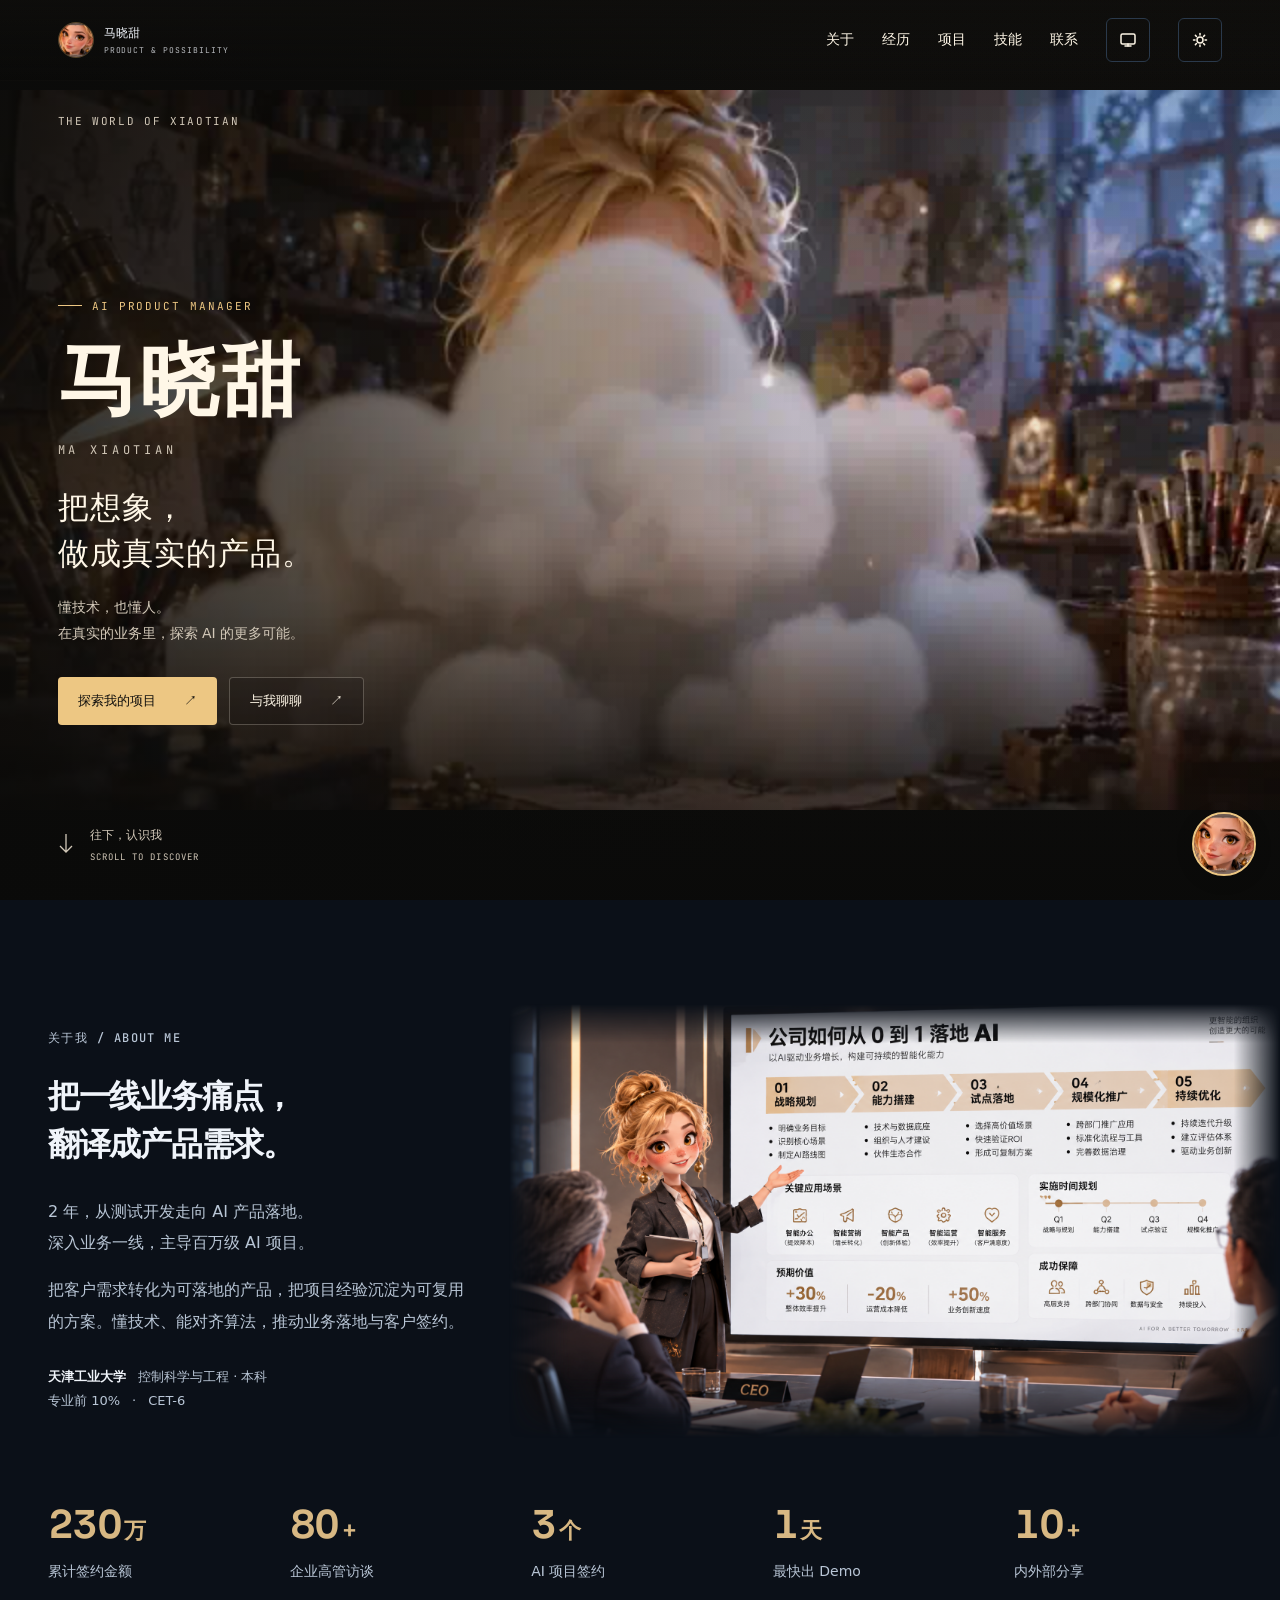
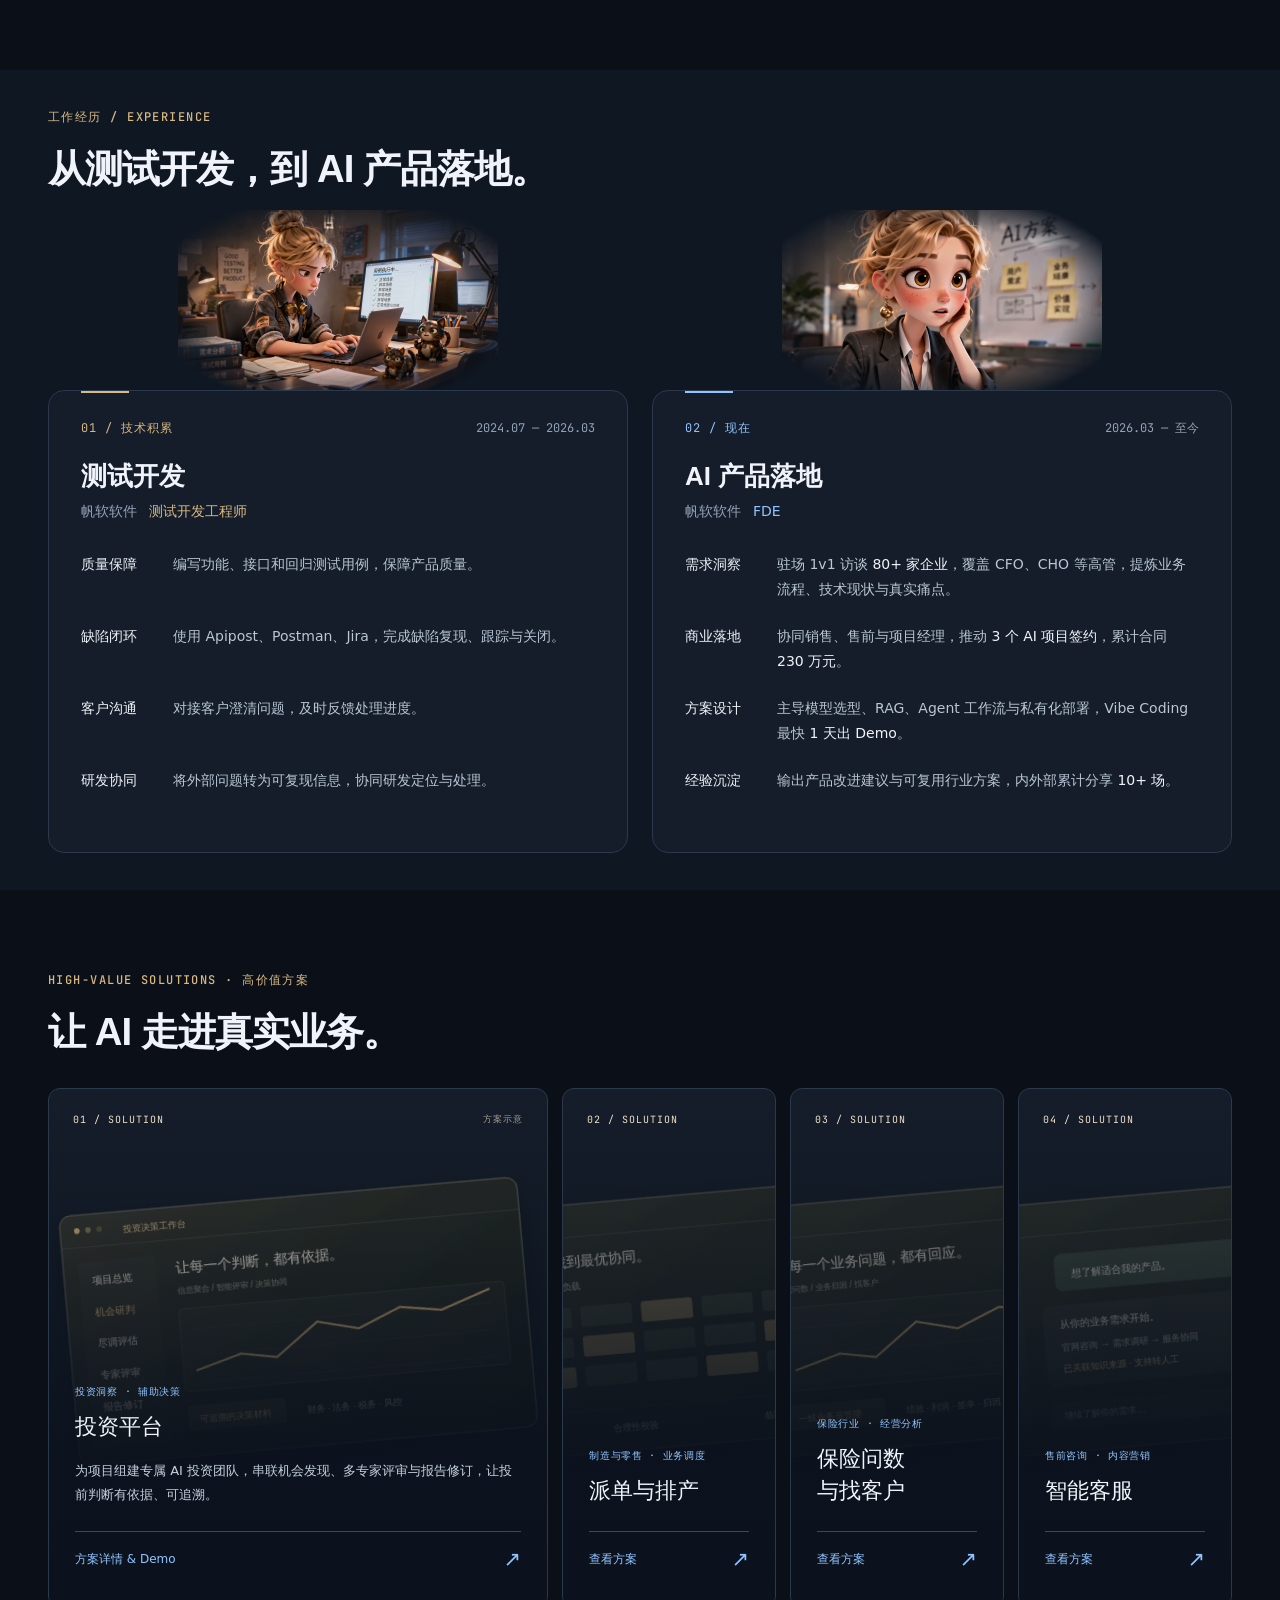
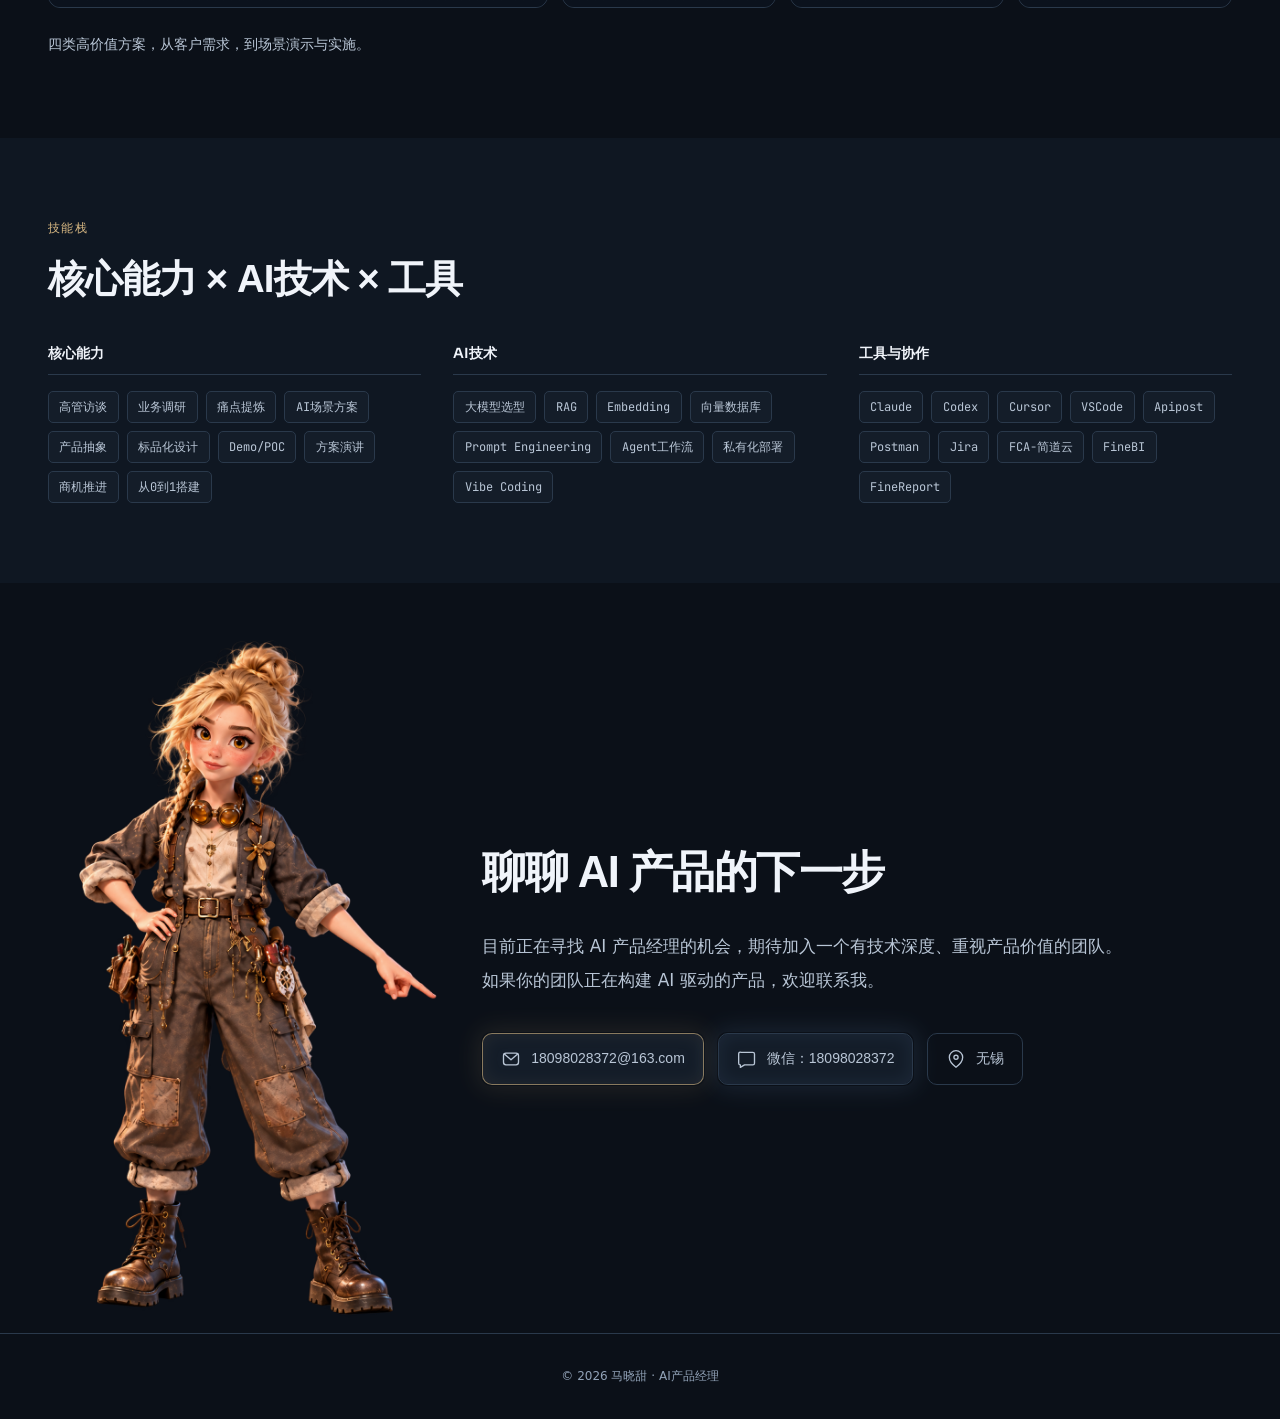
<file: index.html>
<!doctype html>
<html lang="zh-CN" data-theme="dark">
<head>
<meta charset="utf-8">
<script src="assets/theme.js?v=20260929"></script>
<meta name="viewport" content="width=device-width, initial-scale=1">
<meta name="description" content="马晓甜的个人网站：AI 产品经理，探索 AI 产品、项目实践与我的数字世界。">
<title>马晓甜 · AI产品经理</title>
<link rel="stylesheet" href="https://fonts.googleapis.com/css2?family=Sora:wght@400;600;700&family=JetBrains+Mono:wght@400;500&display=swap">

<style>
:root {
  color-scheme: dark;
  --ground: #0A0D14;
  --surface: #13171F;
  --surface-alt: #1A1F2B;
  --border: #1F2535;
  --text: #CBD0DC;
  --text-strong: #E8EBF2;
  --text-muted: #5A6175;
  --gold: #F0B24A;
  --gold-rgb: 240, 178, 74;
  --gold-dim: rgba(240, 178, 74, 0.12);
  --blue: #5B8DEF;
  --blue-rgb: 91, 141, 239;
  --blue-dim: rgba(91, 141, 239, 0.10);
  --nav-bg: rgba(10, 13, 20, 0.85);
  --shadow: rgba(0,0,0,0.2);
  --fd: 'Sora', 'PingFang SC', 'Microsoft YaHei', sans-serif;
  --fb: -apple-system, BlinkMacSystemFont, 'PingFang SC', 'Microsoft YaHei', 'Segoe UI', sans-serif;
  --fm: 'JetBrains Mono', 'Fira Code', 'SF Mono', Consolas, monospace;
}
@media (prefers-color-scheme: light) {
  :root:not([data-theme="dark"]) {
    color-scheme: light;
    --ground: #F5F3EE;
    --surface: #FFFFFF;
    --surface-alt: #EFECE5;
    --border: #DDD9D0;
    --text: #3A3D47;
    --text-strong: #1A1D26;
    --text-muted: #8A8D97;
    --gold: #B8861E;
    --gold-rgb: 184, 134, 30;
    --gold-dim: rgba(184, 134, 30, 0.08);
    --blue: #3B6DD0;
    --blue-rgb: 59, 109, 208;
    --blue-dim: rgba(59, 109, 208, 0.06);
    --nav-bg: rgba(245, 243, 238, 0.85);
    --shadow: rgba(0,0,0,0.08);
  }
}
:root[data-theme="light"] {
  color-scheme: light;
  --ground: #F5F3EE;
  --surface: #FFFFFF;
  --surface-alt: #EFECE5;
  --border: #DDD9D0;
  --text: #3A3D47;
  --text-strong: #1A1D26;
  --text-muted: #8A8D97;
  --gold: #B8861E;
  --gold-rgb: 184, 134, 30;
  --gold-dim: rgba(184, 134, 30, 0.08);
  --blue: #3B6DD0;
  --blue-rgb: 59, 109, 208;
  --blue-dim: rgba(59, 109, 208, 0.06);
  --nav-bg: rgba(245, 243, 238, 0.85);
  --shadow: rgba(0,0,0,0.08);
}

html { scroll-behavior: smooth; }
body {
  background: var(--ground);
  color: var(--text);
  font-family: var(--fb);
  font-size: 15px;
  line-height: 1.7;
  -webkit-font-smoothing: antialiased;
}
h1,h2,h3,h4 {
  font-family: var(--fd);
  color: var(--text-strong);
  line-height: 1.3;
  text-wrap: balance;
  margin: 0;
}
a { color: inherit; text-decoration: none; }
p { margin: 0; }
* { box-sizing: border-box; }

.container { max-width: 1080px; margin: 0 auto; padding-inline: 24px; }
.section { padding-block: 5rem; }
.section-label {
  font-family: var(--fm);
  font-size: 0.75rem;
  font-weight: 500;
  letter-spacing: 0.08em;
  text-transform: uppercase;
  color: var(--gold);
  margin-bottom: 1rem;
}
.section-title {
  font-size: 1.875rem;
  font-weight: 700;
  margin-bottom: 2.5rem;
}

/* ── Nav ── */
.nav {
  position: fixed; top: 0; left: 0; right: 0; z-index: 100;
  padding-top: env(safe-area-inset-top, 0px);
  background: transparent;
  transition: background 0.3s, border-color 0.3s;
  border-bottom: 1px solid transparent;
}
.nav.scrolled {
  background: var(--nav-bg);
  backdrop-filter: blur(14px); -webkit-backdrop-filter: blur(14px);
  border-bottom-color: var(--border);
}
.nav-inner {
  display: flex; align-items: center; justify-content: space-between; height: 3.5rem;
}
.nav-logo {
  font-family: var(--fm); font-size: 0.8125rem; font-weight: 500;
  letter-spacing: 0.05em; color: var(--gold);
  padding: 0.2rem 0.6rem; border: 1px solid var(--border); border-radius: 4px;
}
.nav-links { display: flex; align-items: center; gap: 1.75rem; }
.nav-links a {
  font-size: 0.875rem; color: var(--text-muted); transition: color 0.2s;
}
.nav-links a:hover, .nav-links a:focus-visible { color: var(--text-strong); }
.theme-btn {
  background: none; border: 1px solid var(--border); border-radius: 6px;
  padding: 0.3rem; cursor: pointer; color: var(--text-muted);
  display: flex; align-items: center; justify-content: center;
  transition: color 0.2s, border-color 0.2s;
}
.theme-btn:hover { color: var(--text-strong); border-color: var(--text-muted); }
.theme-btn .ic-moon { display: none; }
@media (prefers-color-scheme: light) {
  :root:not([data-theme="dark"]) .theme-btn .ic-sun { display: none; }
  :root:not([data-theme="dark"]) .theme-btn .ic-moon { display: block; }
}
:root[data-theme="light"] .theme-btn .ic-sun { display: none; }
:root[data-theme="light"] .theme-btn .ic-moon { display: block; }
:root[data-theme="dark"] .theme-btn .ic-sun { display: block; }
:root[data-theme="dark"] .theme-btn .ic-moon { display: none; }
.menu-btn {
  display: none; background: none; border: none; color: var(--text);
  padding: 0.25rem; cursor: pointer;
}

/* ── Hero ── */
.hero {
  position: relative; padding: 9rem 0 5rem; overflow: hidden;
  min-height: 80vh; display: flex; align-items: center;
}
#hero-cv {
  position: absolute; inset: 0; width: 100%; height: 100%; pointer-events: none;
}
.hero-glow {
  position: absolute; inset: 0; pointer-events: none;
  background:
    radial-gradient(ellipse 550px 380px at 18% 55%, var(--gold-dim) 0%, transparent 100%),
    radial-gradient(ellipse 480px 340px at 82% 28%, var(--blue-dim) 0%, transparent 100%);
}
.hero-content { position: relative; z-index: 1; }
.hero-badge {
  display: inline-flex; align-items: center; gap: 0.5rem;
  font-family: var(--fm); font-size: 0.75rem; letter-spacing: 0.04em;
  color: var(--text-muted); padding: 0.3rem 0.75rem;
  border: 1px solid var(--border); border-radius: 100px; margin-bottom: 2rem;
}
.status-dot {
  width: 7px; height: 7px; border-radius: 50%;
  background: #34d399; box-shadow: 0 0 6px rgba(52,211,153,0.5);
}
@media (prefers-reduced-motion: no-preference) {
  .status-dot { animation: pulse-d 2s ease-in-out infinite; }
}
@keyframes pulse-d { 0%,100%{opacity:1} 50%{opacity:0.35} }
.hero-eyebrow {
  font-family: var(--fm); font-size: 0.875rem; color: var(--gold);
  letter-spacing: 0.06em; margin-bottom: 1rem;
}
.hero-name {
  font-size: clamp(2.5rem, 6vw, 3.75rem); font-weight: 700;
  background: linear-gradient(135deg, var(--gold) 20%, var(--blue) 80%);
  -webkit-background-clip: text; -webkit-text-fill-color: transparent;
  background-clip: text; margin-bottom: 1rem; display: inline-block;
}
.hero-tagline {
  font-size: 1.0625rem; color: var(--text); max-width: 580px; margin-bottom: 2.5rem;
}
.hero-cta { display: flex; gap: 1rem; flex-wrap: wrap; }
.scroll-hint {
  position: absolute; bottom: 2rem; left: 50%;
  transform: translateX(-50%); color: var(--text-muted); opacity: 0.4;
}
@media (prefers-reduced-motion: no-preference) {
  .scroll-hint { animation: bob 2.5s ease-in-out infinite; }
}
@keyframes bob { 0%,100%{transform:translateX(-50%) translateY(0)} 50%{transform:translateX(-50%) translateY(6px)} }

/* ── Buttons ── */
.btn {
  display: inline-flex; align-items: center; justify-content: center;
  font-family: var(--fd); font-size: 0.875rem; font-weight: 600;
  padding: 0.65rem 1.5rem; border-radius: 8px;
  transition: filter 0.2s, transform 0.2s, background 0.2s, border-color 0.2s;
  cursor: pointer; border: none;
}
.btn-gold { background: var(--gold); color: #0A0D14; }
.btn-gold:hover { filter: brightness(1.1); transform: translateY(-1px); }
.btn-ghost {
  background: transparent; border: 1px solid var(--border); color: var(--text-strong);
}
.btn-ghost:hover { border-color: var(--text-muted); background: var(--surface); }

/* ── About ── */
.about-grid {
  display: grid; grid-template-columns: 1fr 1fr; gap: 3rem; align-items: start;
}
.about-intro {
  display: flex; gap: 2rem; align-items: flex-start; margin-bottom: 1.5rem;
}
.about-photo {
  width: 140px; height: 140px; border-radius: 50%;
  object-fit: cover; object-position: center 20%;
  border: 3px solid var(--border); flex-shrink: 0;
}
.about-text h2 { font-size: 1.5rem; line-height: 1.45; margin-bottom: 1.25rem; }
.about-text p { margin-bottom: 1rem; }
.about-edu {
  display: flex; flex-wrap: wrap; gap: 0.5rem; align-items: center;
  font-family: var(--fm); font-size: 0.75rem; color: var(--text-muted);
  margin-bottom: 1.5rem;
}
.about-edu .edu-tag {
  padding: 0.15rem 0.5rem; border: 1px solid var(--border); border-radius: 4px;
}
.about-stats {
  display: flex; flex-wrap: wrap; gap: 1rem;
}
.stat {
  flex: 1; min-width: 140px;
  padding: 1.25rem; background: var(--surface);
  border: 1px solid var(--border); border-radius: 10px;
}
.stat-num {
  display: block; font-family: var(--fd); font-size: 1.75rem; font-weight: 700;
  color: var(--gold); font-variant-numeric: tabular-nums; line-height: 1.2;
}
.stat-lab {
  font-size: 0.8125rem; color: var(--text-muted); margin-top: 0.25rem; display: block;
}

/* ── Experience ── */
.exp-list { display: grid; gap: 1.5rem; }
.exp-item {
  background: var(--surface); border: 1px solid var(--border);
  border-radius: 12px; padding: 1.75rem 2rem;
}
.exp-header {
  display: flex; justify-content: space-between; align-items: flex-start;
  margin-bottom: 1rem; flex-wrap: wrap; gap: 0.5rem;
}
.exp-header h3 { font-size: 1.25rem; font-weight: 700; }
.exp-role-tag {
  font-family: var(--fm); font-size: 0.8125rem; color: var(--gold); margin-top: 0.25rem;
}
.exp-time {
  font-family: var(--fm); font-size: 0.75rem; color: var(--text-muted); white-space: nowrap;
}
.exp-bullets { list-style: none; padding: 0; margin: 0; display: grid; gap: 0.5rem; }
.exp-bullets li {
  padding-left: 1rem; position: relative; font-size: 0.9375rem; line-height: 1.65;
}
.exp-bullets li::before {
  content: ''; position: absolute; left: 0; top: 0.6em;
  width: 5px; height: 5px; border-radius: 50%; background: var(--gold);
}

/* ── Projects ── */
.proj-grid { display: grid; gap: 1.5rem; }
.proj {
  background: var(--surface); border: 1px solid var(--border);
  border-radius: 12px; padding: 2rem; position: relative; overflow: hidden;
  transition: background 0.2s, transform 0.2s, box-shadow 0.2s;
}
.proj::before {
  content: ''; position: absolute; left: 0; top: 0; bottom: 0;
  width: 3px; background: var(--gold); border-radius: 3px 0 0 3px;
}
.proj:nth-child(even)::before { background: var(--blue); }
.proj:hover {
  background: var(--surface-alt); transform: translateY(-2px);
  box-shadow: 0 6px 24px var(--shadow);
}
.proj-role {
  font-family: var(--fm); font-size: 0.6875rem; font-weight: 500;
  letter-spacing: 0.06em; text-transform: uppercase;
  color: var(--text-muted); margin-bottom: 0.75rem; padding-left: 0.75rem;
}
.proj-name {
  font-size: 1.375rem; font-weight: 700; margin-bottom: 0.75rem; padding-left: 0.75rem;
}
.proj-tagline {
  font-size: 0.875rem; color: var(--gold); font-weight: 500;
  margin-bottom: 1rem; padding-left: 0.75rem;
  border-left: 2px solid var(--gold); margin-left: 0.75rem; padding-left: 0.75rem;
}
.proj-bullets {
  list-style: none; padding: 0; margin: 0 0 1.25rem; display: grid; gap: 0.4rem;
}
.proj-bullets li {
  padding-left: 1.75rem; position: relative; font-size: 0.875rem; line-height: 1.65;
}
.proj-bullets li::before {
  content: ''; position: absolute; left: 0.75rem; top: 0.6em;
  width: 4px; height: 4px; border-radius: 50%; background: var(--text-muted);
}
.proj-tags { display: flex; gap: 0.5rem; flex-wrap: wrap; padding-left: 0.75rem; }
.tag {
  font-family: var(--fm); font-size: 0.6875rem;
  padding: 0.2rem 0.6rem; border: 1px solid var(--border);
  border-radius: 4px; color: var(--text-muted);
}

/* ── Skills ── */
.sk-grid { display: grid; grid-template-columns: repeat(3, 1fr); gap: 2rem; }
.sk-grp h3 {
  font-size: 0.875rem; font-weight: 600; margin-bottom: 1rem;
  padding-bottom: 0.75rem; border-bottom: 1px solid var(--border);
}
.sk-tags { display: flex; flex-wrap: wrap; gap: 0.5rem; }
.sk-tag {
  font-family: var(--fm); font-size: 0.75rem;
  padding: 0.3rem 0.65rem; background: var(--surface);
  border: 1px solid var(--border); border-radius: 5px;
  color: var(--text); transition: border-color 0.2s, color 0.2s;
}
.sk-tag:hover { border-color: var(--gold); color: var(--gold); }

/* ── Contact ── */
.contact-inner { text-align: center; max-width: 580px; margin: 0 auto; }
.contact-inner > p { margin-bottom: 2rem; }
.contact-row {
  display: flex; justify-content: center; gap: 1rem; flex-wrap: wrap; margin-bottom: 2rem;
}
.c-item {
  display: inline-flex; align-items: center; gap: 0.5rem;
  padding: 0.6rem 1.25rem; background: var(--surface);
  border: 1px solid var(--border); border-radius: 8px;
  font-size: 0.875rem; color: var(--text); transition: border-color 0.2s;
}
.c-item:hover { border-color: var(--gold); }
.c-item svg { color: var(--text-muted); flex-shrink: 0; }

/* ── Footer ── */
.foot {
  padding-block: 2rem; border-top: 1px solid var(--border);
  text-align: center; font-size: 0.75rem; color: var(--text-muted);
}

/* ── Responsive ── */
@media (max-width: 768px) {
  .container { padding-inline: 20px; }
  .section { padding-block: 3.5rem; }
  .section-title { font-size: 1.5rem; margin-bottom: 2rem; }
  .nav-links {
    display: none; position: fixed; inset: 0;
    top: calc(3.5rem + env(safe-area-inset-top, 0px));
    background: var(--ground); flex-direction: column;
    align-items: center; justify-content: center; gap: 2rem; z-index: 99;
  }
  .nav-links.open { display: flex; }
  .nav-links a { font-size: 1.125rem; }
  .menu-btn { display: block; }
  .hero { padding: 7rem 0 4rem; min-height: 65vh; }
  .about-grid { grid-template-columns: 1fr; gap: 2rem; }
  .about-intro { flex-direction: column; align-items: center; text-align: center; }
  .about-photo { width: 120px; height: 120px; }
  .stat { min-width: calc(50% - 0.5rem); }
  .proj { padding: 1.5rem; }
  .exp-item { padding: 1.5rem; }
  .exp-header { flex-direction: column; gap: 0.25rem; }
  .sk-grid { grid-template-columns: 1fr; gap: 1.5rem; }
}
@media (max-width: 480px) {
  .stat { min-width: 100%; }
  .hero-cta { flex-direction: column; }
  .hero-cta .btn { width: 100%; text-align: center; }
}

/* ── Device Toggle (mobile simulation on PC) ── */
.device-btn {
  background: none; border: 1px solid var(--border); border-radius: 6px;
  padding: 0.3rem; cursor: pointer; color: var(--text-muted);
  display: flex; align-items: center; justify-content: center; gap: 0.25rem;
  transition: color 0.2s, border-color 0.2s;
  font-family: var(--fm); font-size: 0.6875rem; letter-spacing: 0.03em;
}
.device-btn:hover { color: var(--text-strong); border-color: var(--text-muted); }
.device-btn .ic-phone { display: none; }
.device-btn .ic-pc { display: block; }
html.mobile-sim .device-btn .ic-phone { display: block; }
html.mobile-sim .device-btn .ic-pc { display: none; }

html.mobile-sim body {
  max-width: 420px;
  margin: 0 auto;
  border-left: 1px solid var(--border);
  border-right: 1px solid var(--border);
  min-height: 100vh;
}
html.mobile-sim .container { padding-inline: 20px; }
html.mobile-sim .section { padding-block: 3.5rem; }
html.mobile-sim .section-title { font-size: 1.5rem; margin-bottom: 2rem; }
html.mobile-sim .nav { max-width: 420px; left: 50%; transform: translateX(-50%); }
html.mobile-sim .hero { padding: 7rem 0 4rem; min-height: 65vh; }
html.mobile-sim .hero-name { font-size: 2.25rem; }
html.mobile-sim .about-grid { grid-template-columns: 1fr; gap: 2rem; }
html.mobile-sim .about-intro { flex-direction: column; align-items: center; text-align: center; }
html.mobile-sim .about-photo { width: 120px; height: 120px; }
html.mobile-sim .stat { min-width: calc(50% - 0.5rem); }
html.mobile-sim .proj { padding: 1.5rem; }
html.mobile-sim .exp-item { padding: 1.5rem; }
html.mobile-sim .exp-header { flex-direction: column; gap: 0.25rem; }
html.mobile-sim .sk-grid { grid-template-columns: 1fr; gap: 1.5rem; }
html.mobile-sim .hero-cta { flex-direction: column; }
html.mobile-sim .hero-cta .btn { width: 100%; text-align: center; }

/* ── Cat Agent ── */
.cat-agent {
  position: fixed; bottom: 28px; right: 28px; z-index: 200;
  cursor: pointer; user-select: none;
}
.cat-body {
  width: 64px; height: 64px; position: relative;
  filter: drop-shadow(0 4px 12px rgba(0,0,0,0.25));
  transition: transform 0.2s;
}
.cat-agent:hover .cat-body { transform: scale(1.1); }
@media (prefers-reduced-motion: no-preference) {
  .cat-body { animation: cat-float 3s ease-in-out infinite; }
}
@keyframes cat-float {
  0%,100% { transform: translateY(0); }
  50% { transform: translateY(-6px); }
}
.cat-agent:hover .cat-body { animation: none; transform: scale(1.1); }
.cat-bubble {
  position: absolute; bottom: 100%; right: 0; margin-bottom: 8px;
  background: var(--gold); color: #0A0D14; font-size: 0.75rem; font-weight: 600;
  padding: 0.35rem 0.75rem; border-radius: 10px; white-space: nowrap;
  opacity: 0; transform: translateY(4px); transition: opacity 0.2s, transform 0.2s;
  pointer-events: none;
}
.cat-bubble::after {
  content: ''; position: absolute; bottom: -5px; right: 18px;
  border-left: 6px solid transparent; border-right: 6px solid transparent;
  border-top: 6px solid var(--gold);
}
.cat-agent:hover .cat-bubble { opacity: 1; transform: translateY(0); }
.cat-agent.chat-open { display: none; }

/* ── Chat Panel ── */
.chat-panel {
  position: fixed; bottom: 28px; right: 28px; z-index: 300;
  width: 380px; max-width: calc(100vw - 32px);
  height: 520px; max-height: calc(100vh - 80px);
  background: var(--surface); border: 1px solid var(--border);
  border-radius: 16px; display: flex; flex-direction: column;
  box-shadow: 0 12px 48px rgba(0,0,0,0.3);
  transform: translateY(20px) scale(0.95); opacity: 0;
  pointer-events: none; transition: transform 0.3s, opacity 0.3s;
}
.chat-panel.open {
  transform: translateY(0) scale(1); opacity: 1; pointer-events: auto;
}
.chat-head {
  display: flex; align-items: center; gap: 0.75rem;
  padding: 1rem 1.25rem; border-bottom: 1px solid var(--border);
  flex-shrink: 0;
}
.chat-avatar {
  width: 36px; height: 36px; border-radius: 50%;
  background: var(--gold-dim); display: flex; align-items: center;
  justify-content: center; font-size: 1.25rem; flex-shrink: 0;
}
.chat-head-info { flex: 1; }
.chat-head-name {
  font-family: var(--fd); font-size: 0.9375rem; font-weight: 600; color: var(--text-strong);
}
.chat-head-status { font-size: 0.6875rem; color: var(--text-muted); }
.chat-close {
  background: none; border: none; color: var(--text-muted); cursor: pointer;
  padding: 4px; border-radius: 6px; transition: color 0.2s;
}
.chat-close:hover { color: var(--text-strong); }
.chat-msgs {
  flex: 1; overflow-y: auto; padding: 1rem 1.25rem;
  display: flex; flex-direction: column; gap: 0.75rem;
}
.chat-msg {
  max-width: 85%; padding: 0.625rem 0.875rem;
  border-radius: 12px; font-size: 0.875rem; line-height: 1.6;
  word-break: break-word;
}
.chat-msg.bot {
  align-self: flex-start; background: var(--surface-alt);
  border: 1px solid var(--border); color: var(--text);
  border-bottom-left-radius: 4px;
}
.chat-msg.user {
  align-self: flex-end; background: var(--gold);
  color: #0A0D14; border-bottom-right-radius: 4px;
}
.chat-msg.typing { color: var(--text-muted); font-style: italic; }
.chat-input-bar {
  display: flex; gap: 0.5rem; padding: 0.75rem 1rem;
  border-top: 1px solid var(--border); flex-shrink: 0;
}
.chat-input {
  flex: 1; background: var(--surface-alt); border: 1px solid var(--border);
  border-radius: 8px; padding: 0.5rem 0.75rem; font-size: 0.875rem;
  color: var(--text); font-family: var(--fb); outline: none;
  transition: border-color 0.2s;
}
.chat-input:focus { border-color: var(--gold); }
.chat-input::placeholder { color: var(--text-muted); }
.chat-send {
  background: var(--gold); border: none; border-radius: 8px;
  padding: 0.5rem 0.875rem; cursor: pointer; color: #0A0D14;
  font-weight: 600; font-size: 0.8125rem; transition: filter 0.2s;
  white-space: nowrap;
}
.chat-send:hover { filter: brightness(1.1); }
.chat-send:disabled { opacity: 0.5; cursor: not-allowed; }
@media (max-width: 480px) {
  .chat-panel { bottom: 0; right: 0; width: 100%; max-width: 100%;
    height: 100vh; max-height: 100vh; border-radius: 0; }
  .cat-agent { bottom: 20px; right: 20px; }
}

:focus-visible { outline: 2px solid var(--gold); outline-offset: 2px; }
@media (prefers-reduced-motion: reduce) {
  html { scroll-behavior: auto; }
  *,*::before,*::after {
    animation-duration: 0.01ms !important;
    animation-iteration-count: 1 !important;
    transition-duration: 0.01ms !important;
  }
}
</style>

<link rel="stylesheet" href="assets/hero.css?v=wechat4">
<script src="assets/hero.js?v=wechat4" defer></script>
<link rel="stylesheet" href="assets/projects.css?v=20260929">
<link rel="stylesheet" href="assets/about.css?v=20260929">
<link rel="stylesheet" href="assets/site-design.css?v=20260929">
<link rel="stylesheet" href="assets/character-sections.css?v=3">
<script src="assets/character-sections.js?v=3" defer></script>
<link rel="preload" as="image" href="assets/ip-home-v2-poster.jpg">
</head>
<body>
<a class="skip-link" href="#about">跳到简历内容</a>
<!-- ════ Nav ════ -->
<nav class="nav" id="nav">
  <div class="nav-inner container">
    <a class="nav-logo" href="#hero" aria-label="马晓甜，返回首页"><svg class="nav-ip" viewBox="1380 70 330 280" role="img" aria-label="小甜的个人 IP 形象"><image data-ip-src="assets/ip-character-sheet.png" width="2048" height="1152"/></svg><span class="brand-word">马晓甜<small>PRODUCT &amp; POSSIBILITY</small></span></a>
    <div class="nav-links" id="navLinks">
      <a href="#about">关于</a>
      <a href="#experience">经历</a>
      <a href="#projects">项目</a>
      <a href="#skills">技能</a>
      <a href="#contact">联系</a>
      <button class="device-btn" id="deviceBtn" aria-label="切换设备视图">
        <svg class="ic-phone" width="16" height="16" viewBox="0 0 16 16" fill="none" stroke="currentColor" stroke-width="1.5" stroke-linecap="round"><rect x="4" y="1" width="8" height="14" rx="2"/><line x1="7" y1="12" x2="9" y2="12"/></svg>
        <svg class="ic-pc" width="16" height="16" viewBox="0 0 16 16" fill="none" stroke="currentColor" stroke-width="1.5" stroke-linecap="round" stroke-linejoin="round"><rect x="1" y="2" width="14" height="10" rx="1.5"/><line x1="5" y1="14" x2="11" y2="14"/><line x1="8" y1="12" x2="8" y2="14"/></svg>
      </button>
      <button class="theme-btn" id="themeBtn" aria-label="切换主题">
        <svg class="ic-sun" width="16" height="16" viewBox="0 0 16 16" fill="none" stroke="currentColor" stroke-width="1.5" stroke-linecap="round"><circle cx="8" cy="8" r="3"/><line x1="8" y1="1.5" x2="8" y2="3"/><line x1="8" y1="13" x2="8" y2="14.5"/><line x1="1.5" y1="8" x2="3" y2="8"/><line x1="13" y1="8" x2="14.5" y2="8"/><line x1="3.4" y1="3.4" x2="4.5" y2="4.5"/><line x1="11.5" y1="11.5" x2="12.6" y2="12.6"/><line x1="3.4" y1="12.6" x2="4.5" y2="11.5"/><line x1="11.5" y1="4.5" x2="12.6" y2="3.4"/></svg>
        <svg class="ic-moon" width="16" height="16" viewBox="0 0 16 16" fill="none" stroke="currentColor" stroke-width="1.5"><path d="M13.5 8.5a6 6 0 0 1-6-6A6 6 0 1 0 13.5 8.5z"/></svg>
      </button>
    </div>
    <button class="menu-btn" id="menuBtn" aria-label="菜单" aria-expanded="false">
      <svg class="ic-bars" width="20" height="20" viewBox="0 0 20 20" fill="none" stroke="currentColor" stroke-width="1.5" stroke-linecap="round"><line x1="3" y1="6" x2="17" y2="6"/><line x1="3" y1="10" x2="17" y2="10"/><line x1="3" y1="14" x2="17" y2="14"/></svg>
      <svg class="ic-x" width="20" height="20" viewBox="0 0 20 20" fill="none" stroke="currentColor" stroke-width="1.5" stroke-linecap="round" hidden><line x1="5" y1="5" x2="15" y2="15"/><line x1="15" y1="5" x2="5" y2="15"/></svg>
    </button>
  </div>
</nav>

<!-- ════ Hero ════ -->
<section class="hero" id="hero" aria-label="马晓甜的个人动画首页" data-media="loading">
  <div class="hero-media" aria-hidden="true">
    <img class="hero-poster" src="assets/ip-home-v2-poster.jpg" alt="" fetchpriority="high" width="1280" height="720">
    <video id="ip-video" autoplay loop muted playsinline webkit-playsinline preload="auto" poster="assets/ip-home-v2-poster.jpg" data-mobile-src="assets/ip-home-mobile-v3.mp4" data-desktop-src="assets/ip-home-desktop-v3.mp4" disablepictureinpicture tabindex="-1">
      <source type="video/mp4">
    </video>
    <canvas id="hero-motion-canvas" width="1280" height="720" hidden></canvas>
    <img id="hero-motion-image" width="640" height="360" alt="" hidden>
  </div>
  <div class="hero-shade" aria-hidden="true"></div>
  <div class="hero-topline"><span>THE WORLD OF XIAOTIAN</span></div>
  <div class="hero-content container">
    <p class="hero-eyebrow"><span></span> AI PRODUCT MANAGER</p>
    <h1 class="hero-name">马晓甜<span class="hero-roman">MA XIAOTIAN</span></h1>
    <p class="hero-statement">把想象，<br>做成真实的产品。</p>
    <p class="hero-tagline">懂技术，也懂人。<br>在真实的业务里，探索 AI 的更多可能。</p>
    <div class="hero-cta">
      <a href="#projects" class="btn btn-gold">探索我的项目 <span aria-hidden="true">↗</span></a>
      <a href="#contact" class="btn btn-ghost">与我聊聊 <span aria-hidden="true">↗</span></a>
    </div>
  </div>
  <div class="hero-bottom">
    <a class="hero-scroll" href="#about"><svg width="16" height="22" viewBox="0 0 16 22" fill="none" stroke="currentColor" stroke-width="1.3" aria-hidden="true"><path d="M8 1v18M2 13l6 6 6-6"/></svg><span>往下，认识我<span class="small-en">SCROLL TO DISCOVER</span></span></a>
  </div>
</section>

<main>

<!-- ════ About ════ -->
<section class="section about-editorial" id="about" aria-labelledby="about-title">
  <div class="container">
    <div class="about-story">
      <div class="about-copy">
        <p class="section-label">关于我 / ABOUT ME</p>
        <h2 id="about-title">把一线业务痛点，<br>翻译成产品需求。</h2>
        <div class="about-description">
          <p>2 年，从测试开发走向 AI 产品落地。<br>深入业务一线，主导百万级 AI 项目。</p>
          <p>把客户需求转化为可落地的产品，把项目经验沉淀为可复用的方案。懂技术、能对齐算法，推动业务落地与客户签约。</p>
        </div>
        <div class="about-education" aria-label="教育背景">
          <p><strong>天津工业大学</strong><span>控制科学与工程 · 本科</span></p>
          <p>专业前 10%<span aria-hidden="true">·</span>CET-6</p>
        </div>
      </div>
      <figure class="about-scene">
        <img src="assets/about-ai-scene.png" width="2048" height="1152" loading="lazy" decoding="async" alt="小甜的个人 IP 形象在会议室讲解企业从 0 到 1 落地 AI 的方案">
      </figure>
    </div>
    <dl class="about-results" aria-label="项目实践成果">
      <div><dt>累计签约金额</dt><dd>230<span>万</span></dd></div>
      <div><dt>企业高管访谈</dt><dd>80<span>+</span></dd></div>
      <div><dt>AI 项目签约</dt><dd>3<span>个</span></dd></div>
      <div><dt>最快出 Demo</dt><dd>1<span>天</span></dd></div>
      <div><dt>内外部分享</dt><dd>10<span>+</span></dd></div>
    </dl>
  </div>
</section>

<!-- ════ Experience ════ -->
<section class="section" id="experience" aria-labelledby="experience-title">
  <div class="container">
    <p class="section-label">工作经历 / EXPERIENCE</p>
    <h2 class="section-title" id="experience-title">从测试开发，到 AI 产品落地。</h2>
    <div class="experience-grid">
      <div class="experience-entry has-work-video" data-career="testing">
        <figure class="work-scene" aria-label="小甜进行软件测试的工作动画">
          <video id="testing-video" data-work-video loop muted playsinline preload="none" poster="assets/testing-work-poster.jpg" data-src="assets/testing-work.mp4" aria-label="软件测试工作状态动画"></video>
        </figure>
        <article class="exp-item" aria-labelledby="career-testing">
          <div class="career-meta"><span class="career-step">01 / 技术积累</span><span>2024.07 — 2026.03</span></div>
          <h3 class="career-title" id="career-testing">测试开发</h3>
          <p class="career-company">帆软软件<span>测试开发工程师</span></p>
          <ul class="career-points">
            <li><strong>质量保障</strong><p>编写功能、接口和回归测试用例，保障产品质量。</p></li>
            <li><strong>缺陷闭环</strong><p>使用 Apipost、Postman、Jira，完成缺陷复现、跟踪与关闭。</p></li>
            <li><strong>客户沟通</strong><p>对接客户澄清问题，及时反馈处理进度。</p></li>
            <li><strong>研发协同</strong><p>将外部问题转为可复现信息，协同研发定位与处理。</p></li>
          </ul>
        </article>
      </div>
      <div class="experience-entry has-work-video" data-career="fde">
        <figure class="work-scene" aria-label="小甜进行 AI 产品落地的工作动画">
          <video id="fde-video" data-work-video loop muted playsinline preload="none" poster="assets/fde-work-poster.jpg" data-src="assets/fde-work.mp4" aria-label="FDE 工作状态动画"></video>
        </figure>
        <article class="exp-item" aria-labelledby="career-fde">
          <div class="career-meta"><span class="career-step">02 / 现在</span><span>2026.03 — 至今</span></div>
          <h3 class="career-title" id="career-fde">AI 产品落地</h3>
          <p class="career-company">帆软软件<span>FDE</span></p>
          <ul class="career-points">
            <li><strong>需求洞察</strong><p>驻场 1v1 访谈 <em>80+ 家企业</em>，覆盖 CFO、CHO 等高管，提炼业务流程、技术现状与真实痛点。</p></li>
            <li><strong>商业落地</strong><p>协同销售、售前与项目经理，推动 <em>3 个 AI 项目签约</em>，累计合同 <em>230 万元</em>。</p></li>
            <li><strong>方案设计</strong><p>主导模型选型、RAG、Agent 工作流与私有化部署，Vibe Coding 最快 <em>1 天出 Demo</em>。</p></li>
            <li><strong>经验沉淀</strong><p>输出产品改进建议与可复用行业方案，内外部累计分享 <em>10+ 场</em>。</p></li>
          </ul>
        </article>
      </div>
    </div>
  </div>
</section>

<!-- ════ Projects ════ -->
<section class="section" id="projects"><div class="container">
  <p class="section-label">HIGH-VALUE SOLUTIONS · 高价值方案</p>
  <div class="folio-heading"><h2 class="section-title">让 AI 走进真实业务。</h2></div>
  <div class="project-accordion" aria-label="四类高价值方案"><article class="project-card is-active" data-project="investment">
      <img class="project-cover" src="assets/project-investment.svg" width="600" height="400" alt="投资平台方案示意" loading="lazy">
      <div class="project-kicker"><span>01 / SOLUTION</span><span class="project-year">方案示意</span></div>
      <button class="project-select" type="button" aria-label="展开投资平台简介" aria-expanded="true" aria-controls="summary-investment"></button>
      <div class="project-body"><p class="project-category">投资洞察 · 辅助决策</p><h3 class="project-title">投资平台</h3>
      <p class="project-summary" id="summary-investment">为项目组建专属 AI 投资团队，串联机会发现、多专家评审与报告修订，让投前判断有依据、可追溯。</p>
      <a class="project-open" href="projects/investment.html" aria-label="查看投资平台详情与 Demo"><span class="open-label">方案详情 &amp; Demo</span><span aria-hidden="true">↗</span></a></div>
    </article><article class="project-card" data-project="scheduling">
      <img class="project-cover" src="assets/project-scheduling.svg" width="600" height="400" alt="派单与排产方案示意" loading="lazy">
      <div class="project-kicker"><span>02 / SOLUTION</span><span class="project-year">方案示意</span></div>
      <button class="project-select" type="button" aria-label="展开派单与排产简介" aria-expanded="false" aria-controls="summary-scheduling"></button>
      <div class="project-body"><p class="project-category">制造与零售 · 业务调度</p><h3 class="project-title">派单与排产</h3>
      <p class="project-summary" id="summary-scheduling">覆盖排班、派单与排产类需求，可根据制造业、零售业的具体业务定制方案。</p>
      <a class="project-open" href="projects/scheduling.html" aria-label="查看派单与排产详情与 Demo"><span class="open-label">方案详情 &amp; Demo</span><span aria-hidden="true">↗</span></a></div>
    </article><article class="project-card" data-project="insurance">
      <img class="project-cover" src="assets/project-insurance.svg" width="600" height="400" alt="保险问数与找客户方案示意" loading="lazy">
      <div class="project-kicker"><span>03 / SOLUTION</span><span class="project-year">方案示意</span></div>
      <button class="project-select" type="button" aria-label="展开保险问数与找客户简介" aria-expanded="false" aria-controls="summary-insurance"></button>
      <div class="project-body"><p class="project-category">保险行业 · 经营分析</p><h3 class="project-title">保险问数与找客户</h3>
      <p class="project-summary" id="summary-insurance">面向管理者、督导与代理人的 AI 经营协同助手，让经营问数连接客户定位、责任归因与任务跟进。</p>
      <a class="project-open" href="projects/insurance.html" aria-label="查看保险问数与找客户详情与 PPT"><span class="open-label">方案详情 &amp; PPT</span><span aria-hidden="true">↗</span></a></div>
    </article><article class="project-card" data-project="customer-service">
      <img class="project-cover" src="assets/project-customer-service.svg" width="600" height="400" alt="智能客服方案示意" loading="lazy">
      <div class="project-kicker"><span>04 / SOLUTION</span><span class="project-year">方案示意</span></div>
      <button class="project-select" type="button" aria-label="展开智能客服简介" aria-expanded="false" aria-controls="summary-customer-service"></button>
      <div class="project-body"><p class="project-category">售前咨询 · 内容营销</p><h3 class="project-title">智能客服</h3>
      <p class="project-summary" id="summary-customer-service">联合吸管打造线上内容营销助手，理解客户需求、推荐产品与案例，将询价信息传递给销售团队。</p>
      <a class="project-open" href="projects/customer-service.html" aria-label="查看智能客服详情与 Demo"><span class="open-label">方案详情 &amp; Demo</span><span aria-hidden="true">↗</span></a></div>
    </article></div>
  <p class="project-caption">四类高价值方案，从客户需求，到场景演示与实施。</p>
  </div></section>

<!-- ════ Skills ════ -->
<section class="section" id="skills">
  <div class="container">
    <p class="section-label">技能栈</p>
    <h2 class="section-title">核心能力 × AI技术 × 工具</h2>
    <div class="sk-grid">
      <div class="sk-grp">
        <h3>核心能力</h3>
        <div class="sk-tags">
          <span class="sk-tag">高管访谈</span><span class="sk-tag">业务调研</span>
          <span class="sk-tag">痛点提炼</span><span class="sk-tag">AI场景方案</span>
          <span class="sk-tag">产品抽象</span><span class="sk-tag">标品化设计</span>
          <span class="sk-tag">Demo/POC</span><span class="sk-tag">方案演讲</span>
          <span class="sk-tag">商机推进</span><span class="sk-tag">从0到1搭建</span>
        </div>
      </div>
      <div class="sk-grp">
        <h3>AI技术</h3>
        <div class="sk-tags">
          <span class="sk-tag">大模型选型</span><span class="sk-tag">RAG</span>
          <span class="sk-tag">Embedding</span><span class="sk-tag">向量数据库</span>
          <span class="sk-tag">Prompt Engineering</span><span class="sk-tag">Agent工作流</span>
          <span class="sk-tag">私有化部署</span><span class="sk-tag">Vibe Coding</span>
        </div>
      </div>
      <div class="sk-grp">
        <h3>工具与协作</h3>
        <div class="sk-tags">
          <span class="sk-tag">Claude</span><span class="sk-tag">Codex</span>
          <span class="sk-tag">Cursor</span><span class="sk-tag">VSCode</span>
          <span class="sk-tag">Apipost</span><span class="sk-tag">Postman</span>
          <span class="sk-tag">Jira</span><span class="sk-tag">FCA-简道云</span>
          <span class="sk-tag">FineBI</span><span class="sk-tag">FineReport</span>
        </div>
      </div>
    </div>
  </div>
</section>

<!-- ════ Contact ════ -->
<section class="section contact-finale" id="contact" aria-labelledby="contact-title">
  <div class="container contact-stage">
    <figure class="contact-character"><img src="assets/contact-character.png" width="1024" height="1536" loading="lazy" decoding="async" alt="小甜的个人 IP 形象，指向右侧联系方式"></figure>
    <div class="contact-message">
      <h2 id="contact-title">聊聊 AI 产品的下一步</h2>
      <p>目前正在寻找 AI 产品经理的机会，期待加入一个有技术深度、重视产品价值的团队。<br>如果你的团队正在构建 AI 驱动的产品，欢迎联系我。</p>
      <div class="contact-actions">
        <a class="contact-pill contact-email" href="mailto:18098028372@163.com"><svg viewBox="0 0 24 24" aria-hidden="true"><rect x="3" y="5" width="18" height="14" rx="3"/><path d="m4 6 8 7 8-7"/></svg><span>18098028372@163.com</span></a>
        <button class="contact-pill contact-wechat" type="button" data-copy="18098028372" aria-label="复制微信号 18098028372"><svg viewBox="0 0 24 24" aria-hidden="true"><path d="M5 4h14a2 2 0 0 1 2 2v11a2 2 0 0 1-2 2H9l-5 3v-3a2 2 0 0 1-2-2V6a2 2 0 0 1 3-2Z"/></svg><span>微信：18098028372</span></button>
        <span class="contact-pill contact-location"><svg viewBox="0 0 24 24" aria-hidden="true"><path d="M20 10c0 6-8 12-8 12S4 16 4 10a8 8 0 0 1 16 0Z"/><circle cx="12" cy="10" r="2.5"/></svg><span>无锡</span></span>
      </div>
      <p class="contact-feedback" role="status" aria-live="polite"></p>
    </div>
  </div>
</section>

</main>

<!-- ════ Cat Agent ════ -->
<div class="cat-agent" id="catAgent" role="button" aria-label="和数字分身聊天" tabindex="0">
  <div class="cat-bubble">和我聊聊~</div>
  <svg class="persona-face" viewBox="1380 70 330 280" role="img" aria-label="小甜的个人 IP 形象"><image data-ip-src="assets/ip-character-sheet.png" width="2048" height="1152"/></svg>
</div>

<div class="chat-panel" id="chatPanel">
  <div class="chat-head">
    <div class="chat-avatar"><svg class="chat-persona" viewBox="1380 70 330 280" role="img" aria-label="小甜的个人 IP 形象"><image data-ip-src="assets/ip-character-sheet.png" width="2048" height="1152"/></svg></div>
    <div class="chat-head-info">
      <div class="chat-head-name">小甜的数字分身</div>
      <div class="chat-head-status">AI Agent · 在线</div>
    </div>
    <button class="chat-close" id="chatClose" aria-label="关闭">
      <svg width="18" height="18" viewBox="0 0 18 18" fill="none" stroke="currentColor" stroke-width="1.5" stroke-linecap="round"><line x1="4" y1="4" x2="14" y2="14"/><line x1="14" y1="4" x2="4" y2="14"/></svg>
    </button>
  </div>
  <div class="chat-msgs" id="chatMsgs">
    <div class="chat-msg bot">你好~ 我是小甜的数字分身 想了解我的项目经验、技能或者聊聊 AI 产品？随便问！</div>
  </div>
  <div class="chat-input-bar">
    <input class="chat-input" id="chatInput" aria-label="向小甜的数字分身发送消息" type="text" placeholder="输入消息..." autocomplete="off">
    <button class="chat-send" id="chatSend">发送</button>
  </div>
</div>

<footer class="foot">
  <div class="container">
    <p>&copy; 2026 马晓甜 · AI产品经理</p>
  </div>
</footer>

<script>
(function(){
  var root = document.documentElement;
  var themeBtn = document.getElementById('themeBtn');
  var nav = document.getElementById('nav');
  var menuBtn = document.getElementById('menuBtn');
  var navLinks = document.getElementById('navLinks');
  // Device toggle: only for PC users to preview mobile layout
  var deviceBtn = document.getElementById('deviceBtn');
  var isRealMobile = /Mobi|Android|iPhone|iPad|iPod/i.test(navigator.userAgent);
  if (isRealMobile) {
    deviceBtn.style.display = 'none';
  } else {
    try { var dv = localStorage.getItem('device-view'); if(dv === 'mobile') root.classList.add('mobile-sim'); } catch(e){}
    deviceBtn.addEventListener('click', function(){
      var isMobile = root.classList.toggle('mobile-sim');
      try { localStorage.setItem('device-view', isMobile ? 'mobile' : 'pc'); } catch(e){}

    });
  }

  // Theme
  // Initial theme is applied in the head by theme.js.
  themeBtn.addEventListener('click', function(){
    var attr = root.getAttribute('data-theme');
    var isDark = attr === 'light' ? false : attr === 'dark' ? true : !window.matchMedia('(prefers-color-scheme: light)').matches;
    var next = isDark ? 'light' : 'dark';
    root.setAttribute('data-theme', next);
    try { localStorage.setItem('portfolio-theme', next); localStorage.setItem('theme', next); } catch(e){}

  });

  var ticking = false;
  window.addEventListener('scroll', function(){
    if(!ticking){ requestAnimationFrame(function(){ nav.classList.toggle('scrolled', window.scrollY > 40); ticking = false; }); ticking = true; }
  });

  menuBtn.addEventListener('click', function(){
    var open = navLinks.classList.toggle('open');
    menuBtn.setAttribute('aria-expanded', open);
    menuBtn.querySelector('.ic-bars').hidden = open;
    menuBtn.querySelector('.ic-x').hidden = !open;
  });
  navLinks.querySelectorAll('a').forEach(function(a){
    a.addEventListener('click', function(){
      navLinks.classList.remove('open');
      menuBtn.setAttribute('aria-expanded', 'false');
      menuBtn.querySelector('.ic-bars').hidden = false;
      menuBtn.querySelector('.ic-x').hidden = true;
    });
  });

  // ── Chat Agent ──
  var WORKER_URL = 'https://coze-proxy.xtm4273.workers.dev/';
  var catAgent = document.getElementById('catAgent');
  var chatPanel = document.getElementById('chatPanel');
  var chatClose = document.getElementById('chatClose');
  var chatMsgs = document.getElementById('chatMsgs');
  var chatInput = document.getElementById('chatInput');
  var chatSend = document.getElementById('chatSend');
  var chatSessionId = (crypto.randomUUID ? crypto.randomUUID() : 's-' + Date.now() + '-' + Math.random().toString(36).slice(2));
  var isSending = false;

  function openChat() {
    chatPanel.classList.add('open');
    catAgent.classList.add('chat-open');
    chatInput.focus();
  }
  function closeChat() {
    chatPanel.classList.remove('open');
    catAgent.classList.remove('chat-open');
  }
  catAgent.addEventListener('click', openChat);
  catAgent.addEventListener('keydown', function(e){ if(e.key==='Enter') openChat(); });
  chatClose.addEventListener('click', closeChat);

  function addMsg(text, who) {
    var d = document.createElement('div');
    d.className = 'chat-msg ' + who;
    d.textContent = text;
    chatMsgs.appendChild(d);
    chatMsgs.scrollTop = chatMsgs.scrollHeight;
    return d;
  }

  function parseSSE(text) {
    var answer = '';
    var lines = text.split('\n');
    for (var i = 0; i < lines.length; i++) {
      if (!lines[i].startsWith('data: ')) continue;
      try {
        var p = JSON.parse(lines[i].slice(6));
        if (p.type === 'answer' && p.content && p.content.answer) answer += p.content.answer;
      } catch(e) {}
    }
    return answer;
  }

  async function sendMessage() {
    var msg = chatInput.value.trim();
    if (!msg || isSending) return;
    isSending = true;
    chatSend.disabled = true;
    chatInput.value = '';
    addMsg(msg, 'user');
    var botEl = addMsg('思考中...', 'bot typing');
    var answer = '';

    try {
      var res = await fetch(WORKER_URL, {
        method: 'POST',
        headers: { 'Content-Type': 'application/json' },
        body: JSON.stringify({ message: msg, session_id: chatSessionId })
      });

      var canStream = false;
      try { canStream = res.body && typeof res.body.getReader === 'function'; } catch(e) {}

      if (canStream) {
        var reader = res.body.getReader();
        var decoder = new TextDecoder();
        var buffer = '';
        while (true) {
          var chunk = await reader.read();
          if (chunk.done) break;
          buffer += decoder.decode(chunk.value, { stream: true });
          var lines = buffer.split('\n');
          buffer = lines.pop();
          for (var li = 0; li < lines.length; li++) {
            if (!lines[li].startsWith('data: ')) continue;
            try {
              var payload = JSON.parse(lines[li].slice(6));
              if (payload.type === 'answer' && payload.content && payload.content.answer) {
                answer += payload.content.answer;
                botEl.textContent = answer;
                botEl.className = 'chat-msg bot';
                chatMsgs.scrollTop = chatMsgs.scrollHeight;
              }
            } catch(pe) {}
          }
        }
      } else {
        var text = await res.text();
        answer = parseSSE(text);
      }

      if (answer) {
        botEl.textContent = answer;
        botEl.className = 'chat-msg bot';
      } else {
        botEl.textContent = '抱歉，没有收到回复，请重试~';
        botEl.className = 'chat-msg bot';
      }
    } catch(err) {
      botEl.textContent = '网络出了点问题，请稍后重试~';
      botEl.className = 'chat-msg bot';
    }
    isSending = false;
    chatSend.disabled = false;
    chatInput.focus();
    chatMsgs.scrollTop = chatMsgs.scrollHeight;
  }

  chatSend.addEventListener('click', sendMessage);
  chatInput.addEventListener('keydown', function(e){ if(e.key==='Enter') sendMessage(); });
})();
</script>

<script src="assets/projects.js" defer></script>
</body>
</html>
</file>
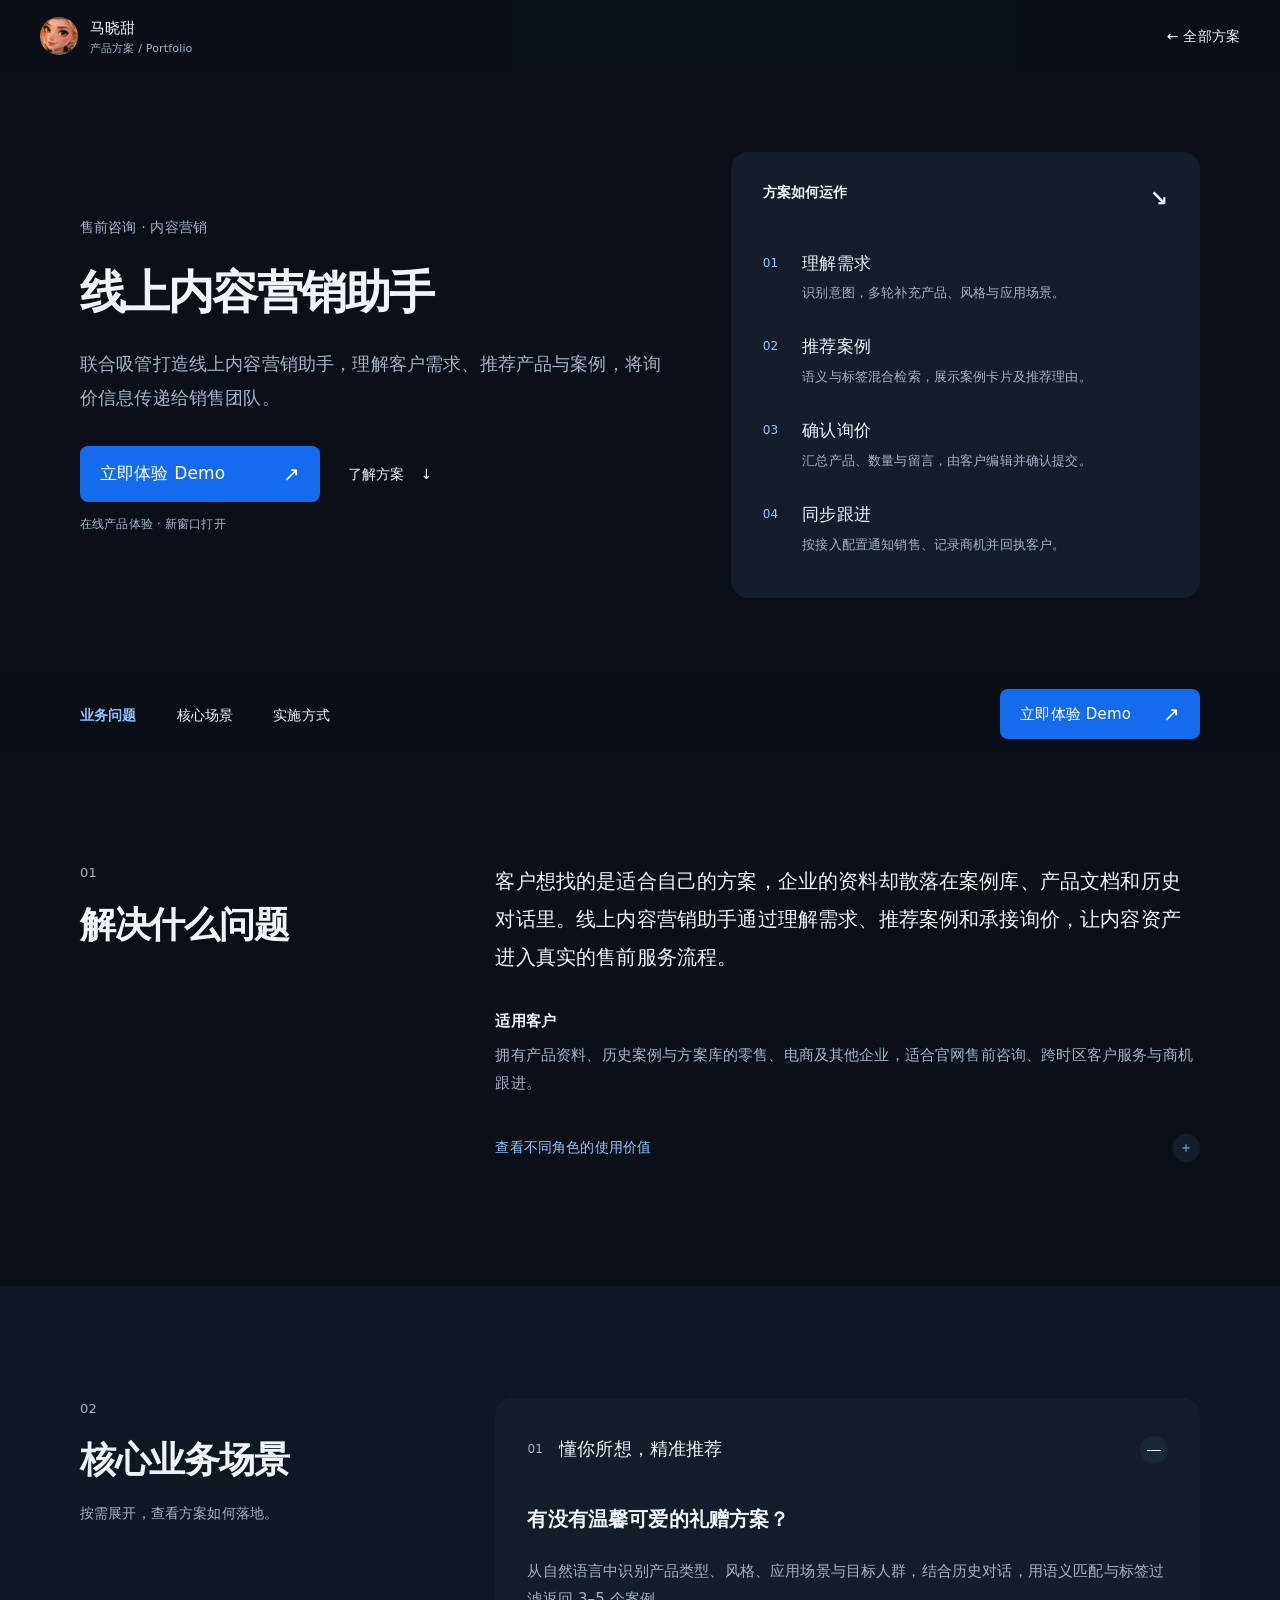
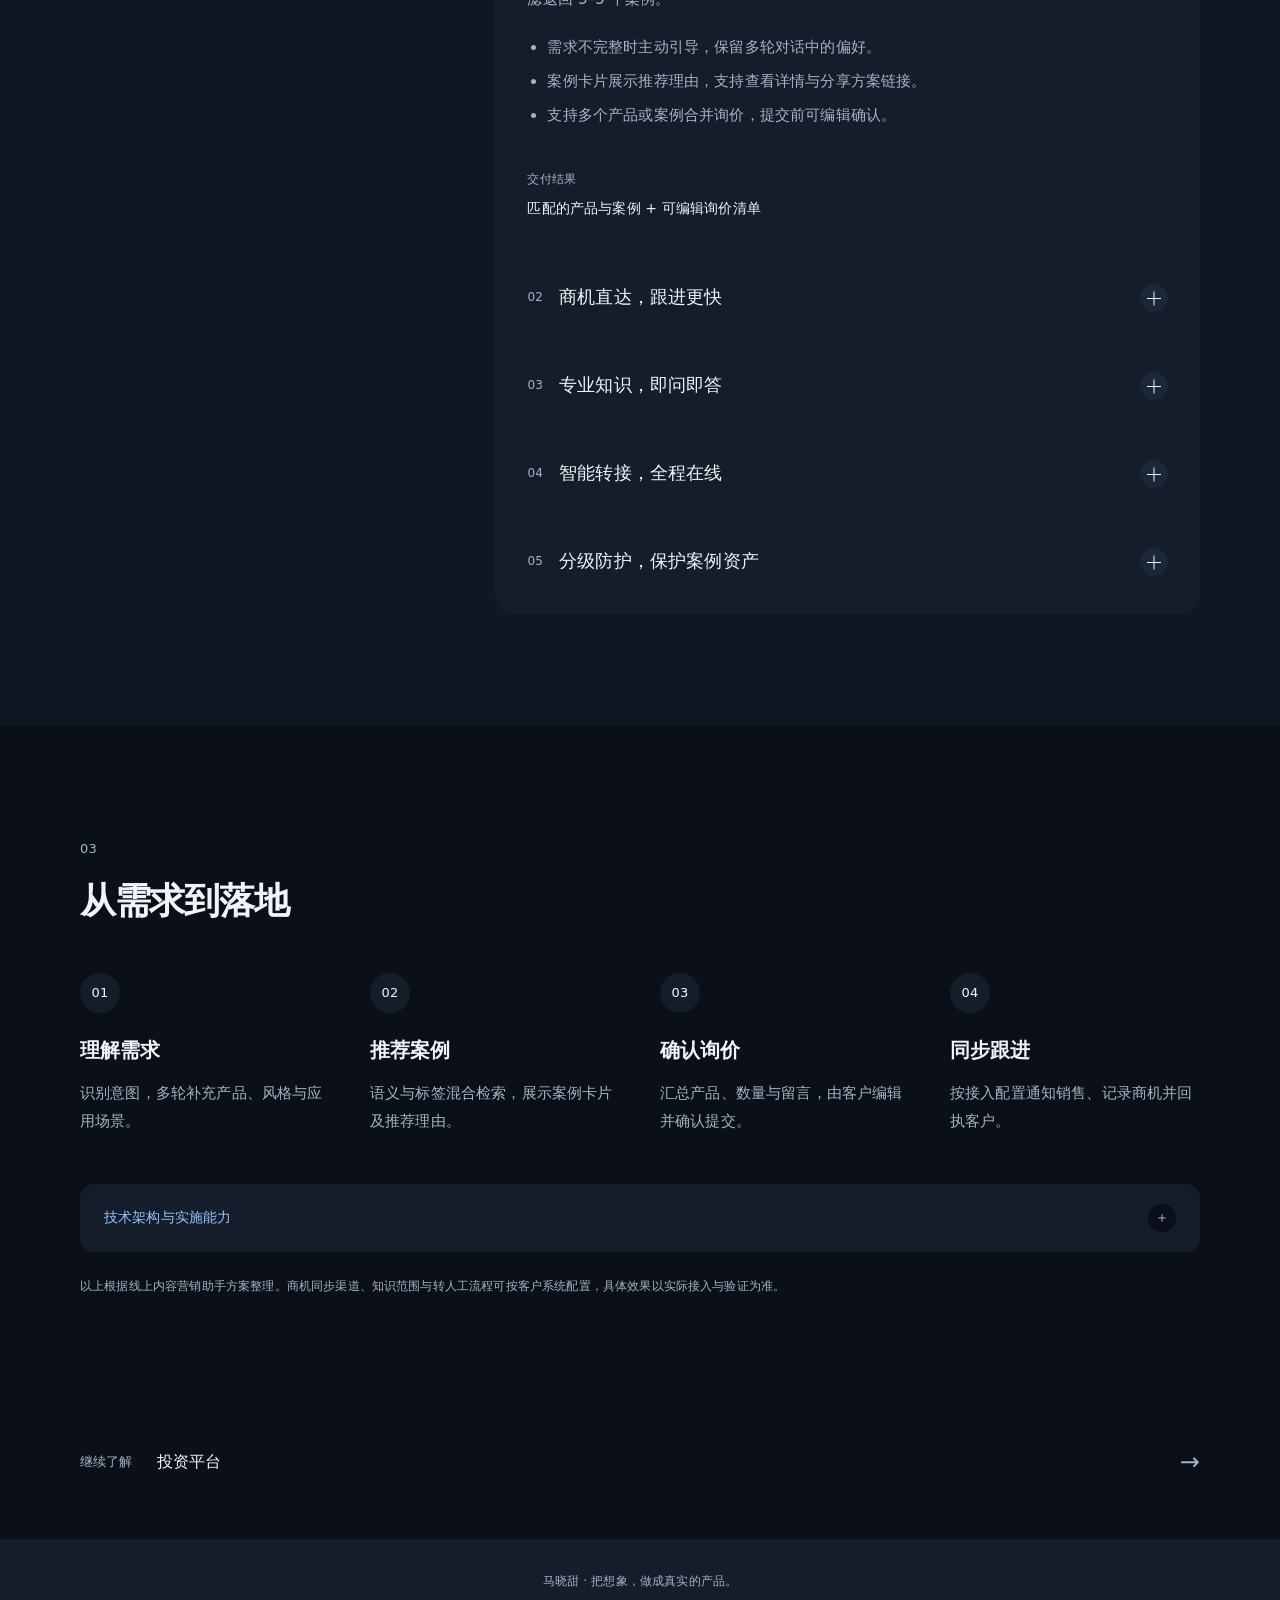
<file: projects/customer-service.html>
<!doctype html><html lang="zh-CN" data-theme="dark"><head><meta charset="utf-8"><meta name="viewport" content="width=device-width,initial-scale=1"><title>智能客服 · 马晓甜</title><meta name="description" content="联合吸管打造线上内容营销助手，理解客户需求、推荐产品与案例，将询价信息传递给销售团队。"><script src="../assets/theme.js?v=20260929"></script><link rel="stylesheet" href="../assets/enterprise.css"><link rel="stylesheet" href="../assets/solution-layout.css"><link rel="stylesheet" href="../assets/site-design.css?v=20260929"></head>
    <body data-project="customer-service"><a class="skip-link" href="#overview">跳转到方案正文</a>
    <header class="site-header"><a class="brand" href="../index.html"><svg class="nav-ip" viewBox="1380 70 330 280" role="img" aria-label="小甜的个人 IP 形象"><image href="../assets/ip-character-sheet.png" width="2048" height="1152"/></svg><span>马晓甜<small>产品方案 / Portfolio</small></span></a><a class="back-link" href="../index.html#projects">← 全部方案</a></header>
    <main><section class="hero wrap" aria-labelledby="page-title"><div class="hero-copy"><p class="eyebrow">售前咨询 · 内容营销</p><h1 id="page-title">线上内容营销助手</h1><p class="hero-summary">联合吸管打造线上内容营销助手，理解客户需求、推荐产品与案例，将询价信息传递给销售团队。</p><div class="hero-actions"><a class="demo-cta hero-demo" href="https://fde-demo.fineres.com:3006/" target="_blank" rel="noopener noreferrer">立即体验 Demo<span aria-hidden="true">↗</span></a><a class="text-link" href="#overview">了解方案 <span aria-hidden="true">↓</span></a></div><p class="demo-hint">在线产品体验 · 新窗口打开</p></div>
    <aside class="hero-outline" aria-label="方案流程概览"><div class="outline-heading"><span>方案如何运作</span><span aria-hidden="true">↘</span></div><ol><li><span>01</span><div><strong>理解需求</strong><p>识别意图，多轮补充产品、风格与应用场景。</p></div></li><li><span>02</span><div><strong>推荐案例</strong><p>语义与标签混合检索，展示案例卡片及推荐理由。</p></div></li><li><span>03</span><div><strong>确认询价</strong><p>汇总产品、数量与留言，由客户编辑并确认提交。</p></div></li><li><span>04</span><div><strong>同步跟进</strong><p>按接入配置通知销售、记录商机并回执客户。</p></div></li></ol></aside></section>
    <nav class="chapter-nav" aria-label="方案章节"><div class="wrap chapter-inner"><div class="chapter-links"><a href="#overview">业务问题</a><a href="#scenarios">核心场景</a><a href="#implementation">实施方式</a></div><a class="demo-cta nav-demo" href="https://fde-demo.fineres.com:3006/" target="_blank" rel="noopener noreferrer">立即体验 Demo<span aria-hidden="true">↗</span></a></div></nav>
    <div class="design-main"><section class="content-section" id="overview"><div class="section-heading"><span>01</span><h2>解决什么问题</h2></div><div class="section-body"><p class="intro">客户想找的是适合自己的方案，企业的资料却散落在案例库、产品文档和历史对话里。线上内容营销助手通过理解需求、推荐案例和承接询价，让内容资产进入真实的售前服务流程。</p><div class="audience"><h3>适用客户</h3><p>拥有产品资料、历史案例与方案库的零售、电商及其他企业，适合官网售前咨询、跨时区客户服务与商机跟进。</p></div><details class="more-details"><summary>查看不同角色的使用价值<span aria-hidden="true">＋</span></summary><dl><div><dt>客户 · 更快找到方案</dt><dd>用自然语言描述需求，获得带推荐理由的案例与产品，按需补充或调整条件。</dd></div><div><dt>销售 · 接住完整商机</dt><dd>接收需求画像、意向产品、推荐案例和对话摘要，减少重复确认。</dd></div><div><dt>客服 · 专注复杂问题</dt><dd>让知识库承接常见咨询，人工带着上下文接手复杂问题与高价值对话。</dd></div></dl></details></div></section>
    <section class="content-section" id="scenarios"><div class="section-heading"><span>02</span><h2>核心业务场景</h2><p>按需展开，查看方案如何落地。</p></div><div class="section-body case-list"><details class="case-chapter" open><summary><span class="case-index">01</span><h3>懂你所想，精准推荐</h3><span class="expand-mark" aria-hidden="true"></span></summary><div class="case-content"><p class="case-question">有没有温馨可爱的礼赠方案？</p><p>从自然语言中识别产品类型、风格、应用场景与目标人群，结合历史对话，用语义匹配与标签过滤返回 3–5 个案例。</p><ul><li>需求不完整时主动引导，保留多轮对话中的偏好。</li><li>案例卡片展示推荐理由，支持查看详情与分享方案链接。</li><li>支持多个产品或案例合并询价，提交前可编辑确认。</li></ul><p class="case-result"><span>交付结果</span>匹配的产品与案例 + 可编辑询价清单</p></div></details><details class="case-chapter" ><summary><span class="case-index">02</span><h3>商机直达，跟进更快</h3><span class="expand-mark" aria-hidden="true"></span></summary><div class="case-content"><p class="case-question">这几个方案可以一起报价吗？</p><p>识别询价意向后，收集必要的联系信息与采购需求，生成确认单；由客户确认发送后进入商机同步流程。</p><ul><li>向销售同步结构化需求、产品清单、案例链接及对话摘要。</li><li>按现有表单结构写入会员列表，并向客户发送回执。</li><li>当前演示展示简道云表单打通场景，邮件可按实施需求对接。</li></ul><p class="case-result"><span>交付结果</span>结构化商机记录 + 销售跟进信息</p></div></details><details class="case-chapter" ><summary><span class="case-index">03</span><h3>专业知识，即问即答</h3><span class="expand-mark" aria-hidden="true"></span></summary><div class="case-content"><p class="case-question">产品有哪些规格？合作流程是怎样的？</p><p>FAQ Agent 检索企业知识库，结合对话上下文回答产品、服务和流程问题，并将问答限定在明确的业务范围内。</p><ul><li>用标准答复与产品资料作为回答依据。</li><li>知识未覆盖或问题不明确时，引导补充信息或转人工。</li></ul><p class="case-result"><span>交付结果</span>有知识依据的答复 + 清晰的后续路径</p></div></details><details class="case-chapter" ><summary><span class="case-index">04</span><h3>智能转接，全程在线</h3><span class="expand-mark" aria-hidden="true"></span></summary><div class="case-content"><p class="case-question">我想找人工进一步沟通。</p><p>客户主动提出，或系统判断当前能力无法继续处理时，启动人工协同；结合兴趣、犹豫或不满等对话信号调整服务策略。</p><ul><li>传递客户信息、需求画像、已推荐内容与历史对话。</li><li>人工在同一窗口接续服务，减少客户重复描述。</li></ul><p class="case-result"><span>交付结果</span>带完整上下文的人工接待</p></div></details><details class="case-chapter" ><summary><span class="case-index">05</span><h3>分级防护，保护案例资产</h3><span class="expand-mark" aria-hidden="true"></span></summary><div class="case-content"><p class="case-question">如何兼顾正常咨询与企业内容保护？</p><p>依据可配置规则识别异常浏览和请求频率，对风险会话采取分级措施，保护企业案例与设计资产。</p><ul><li>必要时暂停推荐能力，保留基础 FAQ 服务。</li><li>可要求企业邮箱验证，明确问答范围并过滤敏感内容。</li></ul><p class="case-result"><span>交付结果</span>按业务配置的访问控制与回答边界</p></div></details></div></section>
    <section class="implementation" id="implementation"><div class="section-heading"><span>03</span><h2>从需求到落地</h2></div><ol class="workflow"><li><span>01</span><h3>理解需求</h3><p>识别意图，多轮补充产品、风格与应用场景。</p></li><li><span>02</span><h3>推荐案例</h3><p>语义与标签混合检索，展示案例卡片及推荐理由。</p></li><li><span>03</span><h3>确认询价</h3><p>汇总产品、数量与留言，由客户编辑并确认提交。</p></li><li><span>04</span><h3>同步跟进</h3><p>按接入配置通知销售、记录商机并回执客户。</p></li></ol><details class="more-details architecture-chapter"><summary>技术架构与实施能力<span aria-hidden="true">＋</span></summary><dl><div><dt>咨询入口</dt><dd>官网嵌入、二维码访问与协同工具接入，承载对话、推荐卡片与留资表单。</dd></div><div><dt>编排与调度</dt><dd>识别意图、管理需求槽位与会话状态，结合安全规则分发任务。</dd></div><div><dt>专业服务模块</dt><dd>售前 Agent、FAQ Agent、商机 Agent 与转人工模块协同处理咨询。</dd></div><div><dt>能力与知识资产</dt><dd>混合检索、邮件和规则服务连接 FAQ、产品资料及案例方案库。</dd></div></dl></details><p class="source-note">以上根据线上内容营销助手方案整理。商机同步渠道、知识范围与转人工流程可按客户系统配置，具体效果以实际接入与验证为准。</p></section>
    <a class="next-project" href="investment.html"><span>继续了解</span><strong>投资平台</strong><span aria-hidden="true">→</span></a></div></main>
    <footer class="site-footer">马晓甜 · 把想象，做成真实的产品。</footer><div class="mobile-demo"><span>智能客服</span><a class="demo-cta mobile-demo-link" href="https://fde-demo.fineres.com:3006/" target="_blank" rel="noopener noreferrer">立即体验 Demo<span aria-hidden="true">↗</span></a></div>
    <script src="../assets/enterprise.js"></script></body></html>
</file>
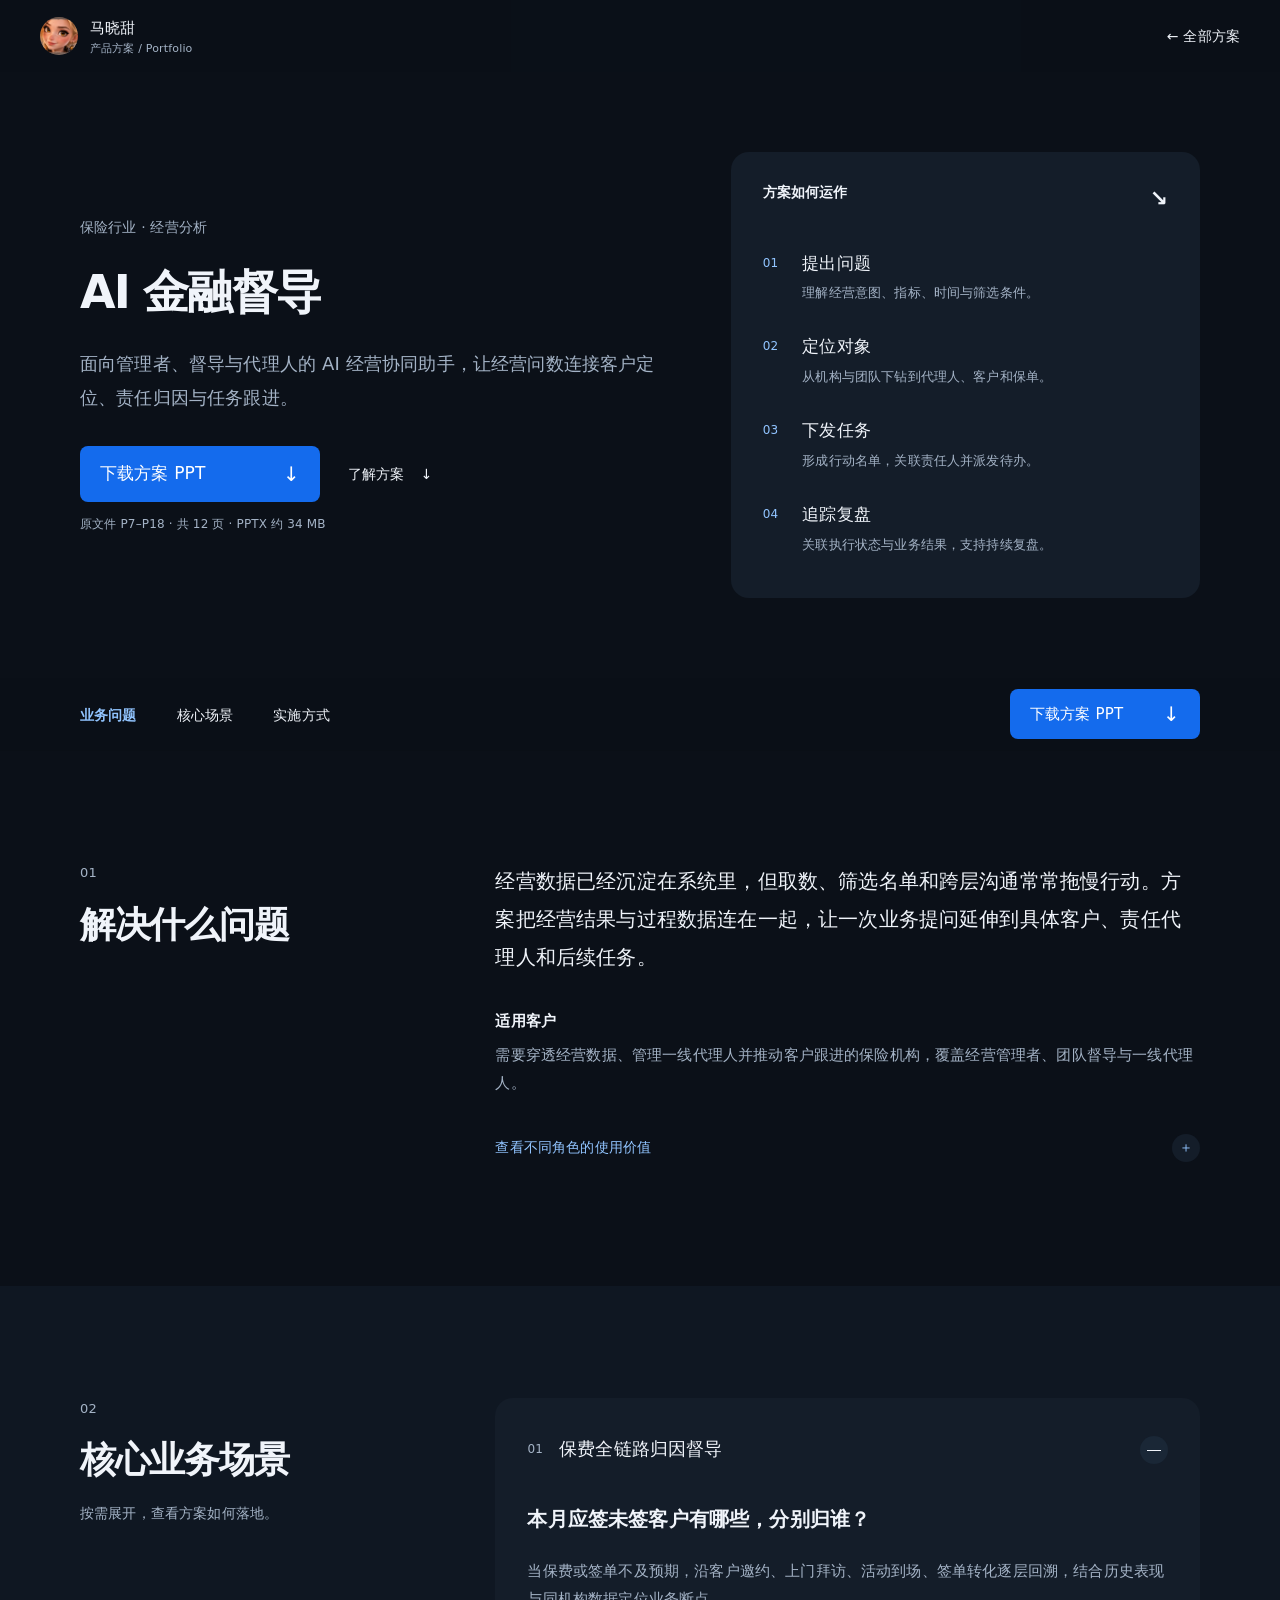
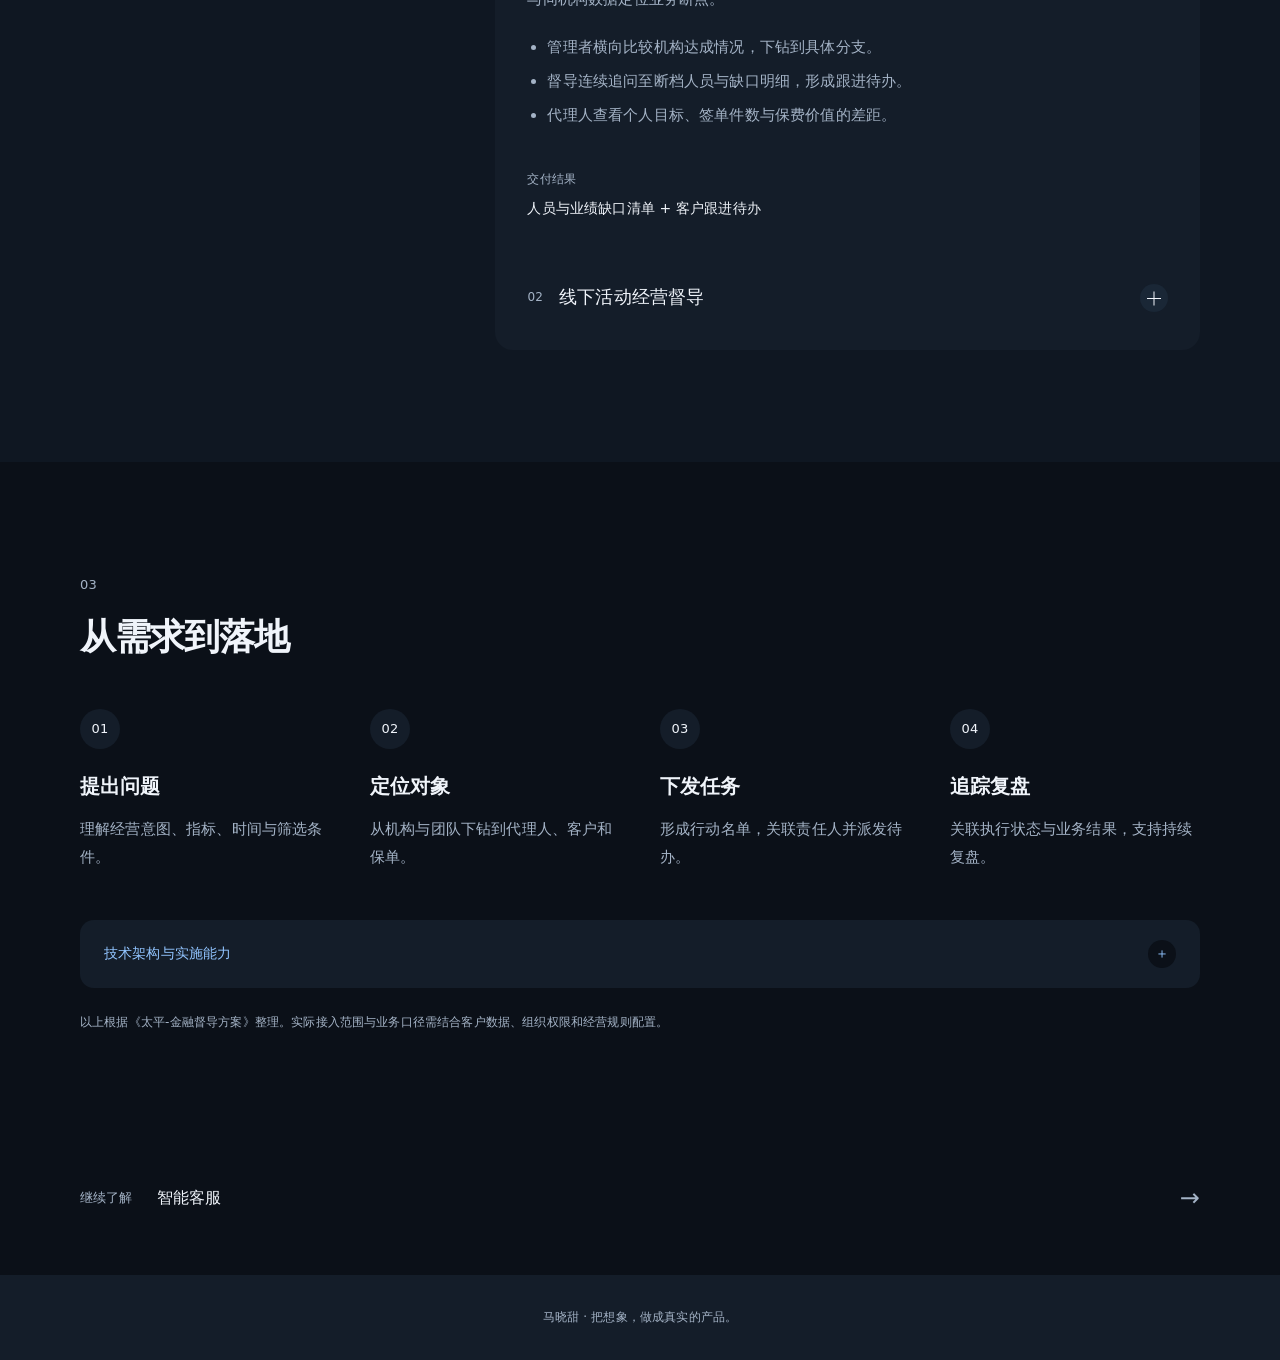
<file: projects/insurance.html>
<!doctype html><html lang="zh-CN" data-theme="dark"><head><meta charset="utf-8"><meta name="viewport" content="width=device-width,initial-scale=1"><title>保险问数与找客户 · 马晓甜</title><meta name="description" content="面向管理者、督导与代理人的 AI 经营协同助手，让经营问数连接客户定位、责任归因与任务跟进。"><script src="../assets/theme.js?v=20260929"></script><link rel="stylesheet" href="../assets/enterprise.css"><link rel="stylesheet" href="../assets/solution-layout.css"><link rel="stylesheet" href="../assets/site-design.css?v=20260929"></head>
    <body data-project="insurance"><a class="skip-link" href="#overview">跳转到方案正文</a>
    <header class="site-header"><a class="brand" href="../index.html"><svg class="nav-ip" viewBox="1380 70 330 280" role="img" aria-label="小甜的个人 IP 形象"><image href="../assets/ip-character-sheet.png" width="2048" height="1152"/></svg><span>马晓甜<small>产品方案 / Portfolio</small></span></a><a class="back-link" href="../index.html#projects">← 全部方案</a></header>
    <main><section class="hero wrap" aria-labelledby="page-title"><div class="hero-copy"><p class="eyebrow">保险行业 · 经营分析</p><h1 id="page-title">AI 金融督导</h1><p class="hero-summary">面向管理者、督导与代理人的 AI 经营协同助手，让经营问数连接客户定位、责任归因与任务跟进。</p><div class="hero-actions"><a class="demo-cta hero-demo" href="../assets/insurance-p7-p18.pptx" download="金融督导方案_P7-P18.pptx">下载方案 PPT<span aria-hidden="true">↓</span></a><a class="text-link" href="#overview">了解方案 <span aria-hidden="true">↓</span></a></div><p class="demo-hint">原文件 P7–P18 · 共 12 页 · PPTX 约 34 MB</p></div>
    <aside class="hero-outline" aria-label="方案流程概览"><div class="outline-heading"><span>方案如何运作</span><span aria-hidden="true">↘</span></div><ol><li><span>01</span><div><strong>提出问题</strong><p>理解经营意图、指标、时间与筛选条件。</p></div></li><li><span>02</span><div><strong>定位对象</strong><p>从机构与团队下钻到代理人、客户和保单。</p></div></li><li><span>03</span><div><strong>下发任务</strong><p>形成行动名单，关联责任人并派发待办。</p></div></li><li><span>04</span><div><strong>追踪复盘</strong><p>关联执行状态与业务结果，支持持续复盘。</p></div></li></ol></aside></section>
    <nav class="chapter-nav" aria-label="方案章节"><div class="wrap chapter-inner"><div class="chapter-links"><a href="#overview">业务问题</a><a href="#scenarios">核心场景</a><a href="#implementation">实施方式</a></div><a class="demo-cta nav-demo" href="../assets/insurance-p7-p18.pptx" download="金融督导方案_P7-P18.pptx">下载方案 PPT<span aria-hidden="true">↓</span></a></div></nav>
    <div class="design-main"><section class="content-section" id="overview"><div class="section-heading"><span>01</span><h2>解决什么问题</h2></div><div class="section-body"><p class="intro">经营数据已经沉淀在系统里，但取数、筛选名单和跨层沟通常常拖慢行动。方案把经营结果与过程数据连在一起，让一次业务提问延伸到具体客户、责任代理人和后续任务。</p><div class="audience"><h3>适用客户</h3><p>需要穿透经营数据、管理一线代理人并推动客户跟进的保险机构，覆盖经营管理者、团队督导与一线代理人。</p></div><details class="more-details"><summary>查看不同角色的使用价值<span aria-hidden="true">＋</span></summary><dl><div><dt>管理者 · 看全局</dt><dd>比较机构与团队的业绩达成情况，识别经营缺口，确定资源投入重点。</dd></div><div><dt>督导 · 推执行</dt><dd>定位断档人员、停滞客户与具体缺口，关联责任人，派发并跟踪任务。</dd></div><div><dt>代理人 · 找客户</dt><dd>组合条件筛选客户，汇总保单、家庭与拜访信息，明确优先跟进对象。</dd></div></dl></details></div></section>
    <section class="content-section" id="scenarios"><div class="section-heading"><span>02</span><h2>核心业务场景</h2><p>按需展开，查看方案如何落地。</p></div><div class="section-body case-list"><details class="case-chapter" open><summary><span class="case-index">01</span><h3>保费全链路归因督导</h3><span class="expand-mark" aria-hidden="true"></span></summary><div class="case-content"><p class="case-question">本月应签未签客户有哪些，分别归谁？</p><p>当保费或签单不及预期，沿客户邀约、上门拜访、活动到场、签单转化逐层回溯，结合历史表现与同机构数据定位业务断点。</p><ul><li>管理者横向比较机构达成情况，下钻到具体分支。</li><li>督导连续追问至断档人员与缺口明细，形成跟进待办。</li><li>代理人查看个人目标、签单件数与保费价值的差距。</li></ul><p class="case-result"><span>交付结果</span>人员与业绩缺口清单 + 客户跟进待办</p></div></details><details class="case-chapter" ><summary><span class="case-index">02</span><h3>线下活动经营督导</h3><span class="expand-mark" aria-hidden="true"></span></summary><div class="case-content"><p class="case-question">哪些客户参加了活动，还需要继续跟进？</p><p>贯通活动场次、客户、代理人与保费数据，查看从邀约、签到到跟进、签单的转化过程。</p><ul><li>代理人关联客户基本信息、保单与活动参与情况，筛选跟进名单。</li><li>督导关注活动参与、签到及签单效率，识别参与但未出单的代理人。</li><li>管理者比较各机构的活动成效，发现高效模式与薄弱环节。</li></ul><p class="case-result"><span>交付结果</span>目标客户名单 + 活动经营建议</p></div></details></div></section>
    <section class="implementation" id="implementation"><div class="section-heading"><span>03</span><h2>从需求到落地</h2></div><ol class="workflow"><li><span>01</span><h3>提出问题</h3><p>理解经营意图、指标、时间与筛选条件。</p></li><li><span>02</span><h3>定位对象</h3><p>从机构与团队下钻到代理人、客户和保单。</p></li><li><span>03</span><h3>下发任务</h3><p>形成行动名单，关联责任人并派发待办。</p></li><li><span>04</span><h3>追踪复盘</h3><p>关联执行状态与业务结果，支持持续复盘。</p></li></ol><details class="more-details architecture-chapter"><summary>技术架构与实施能力<span aria-hidden="true">＋</span></summary><dl><div><dt>统一业务入口</dt><dd>通过 Web、IM 等入口提问，用结果卡片、图表与名单承接答案。</dd></div><div><dt>Router Agent 与专家协作</dt><dd>识别意图、拆解任务、路由专家，并维护连续追问所需的上下文。</dd></div><div><dt>Skill 与业务本体</dt><dd>沉淀分析口径与专题能力，统一指标、维度、同义词和底层数据映射。</dd></div><div><dt>数据与权限治理</dt><dd>按组织、角色和授权范围查询数据，保留日志与任务记录，支持追溯。</dd></div></dl></details><p class="source-note">以上根据《太平-金融督导方案》整理。实际接入范围与业务口径需结合客户数据、组织权限和经营规则配置。</p></section>
    <a class="next-project" href="customer-service.html"><span>继续了解</span><strong>智能客服</strong><span aria-hidden="true">→</span></a></div></main>
    <footer class="site-footer">马晓甜 · 把想象，做成真实的产品。</footer><div class="mobile-demo"><span>保险问数与找客户</span><a class="demo-cta mobile-demo-link" href="../assets/insurance-p7-p18.pptx" download="金融督导方案_P7-P18.pptx">下载方案 PPT<span aria-hidden="true">↓</span></a></div>
    <script src="../assets/enterprise.js"></script></body></html>
</file>
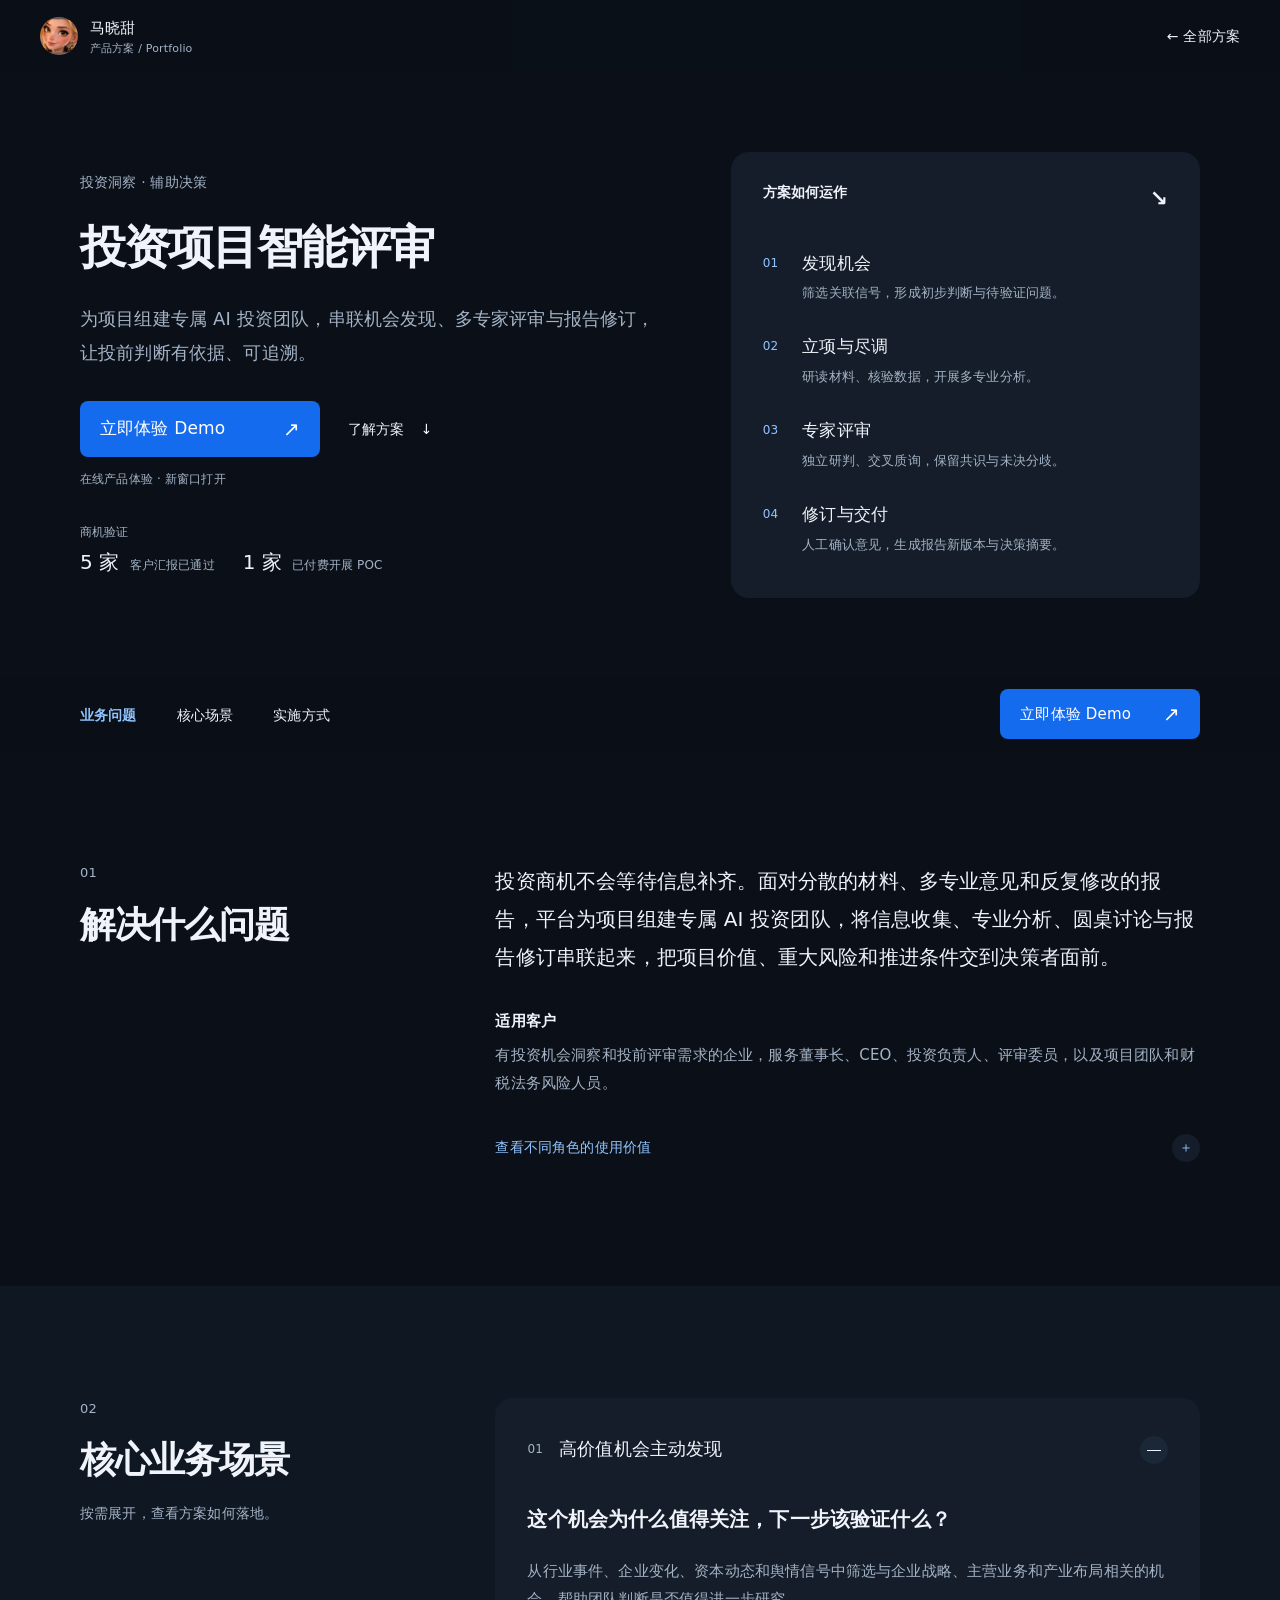
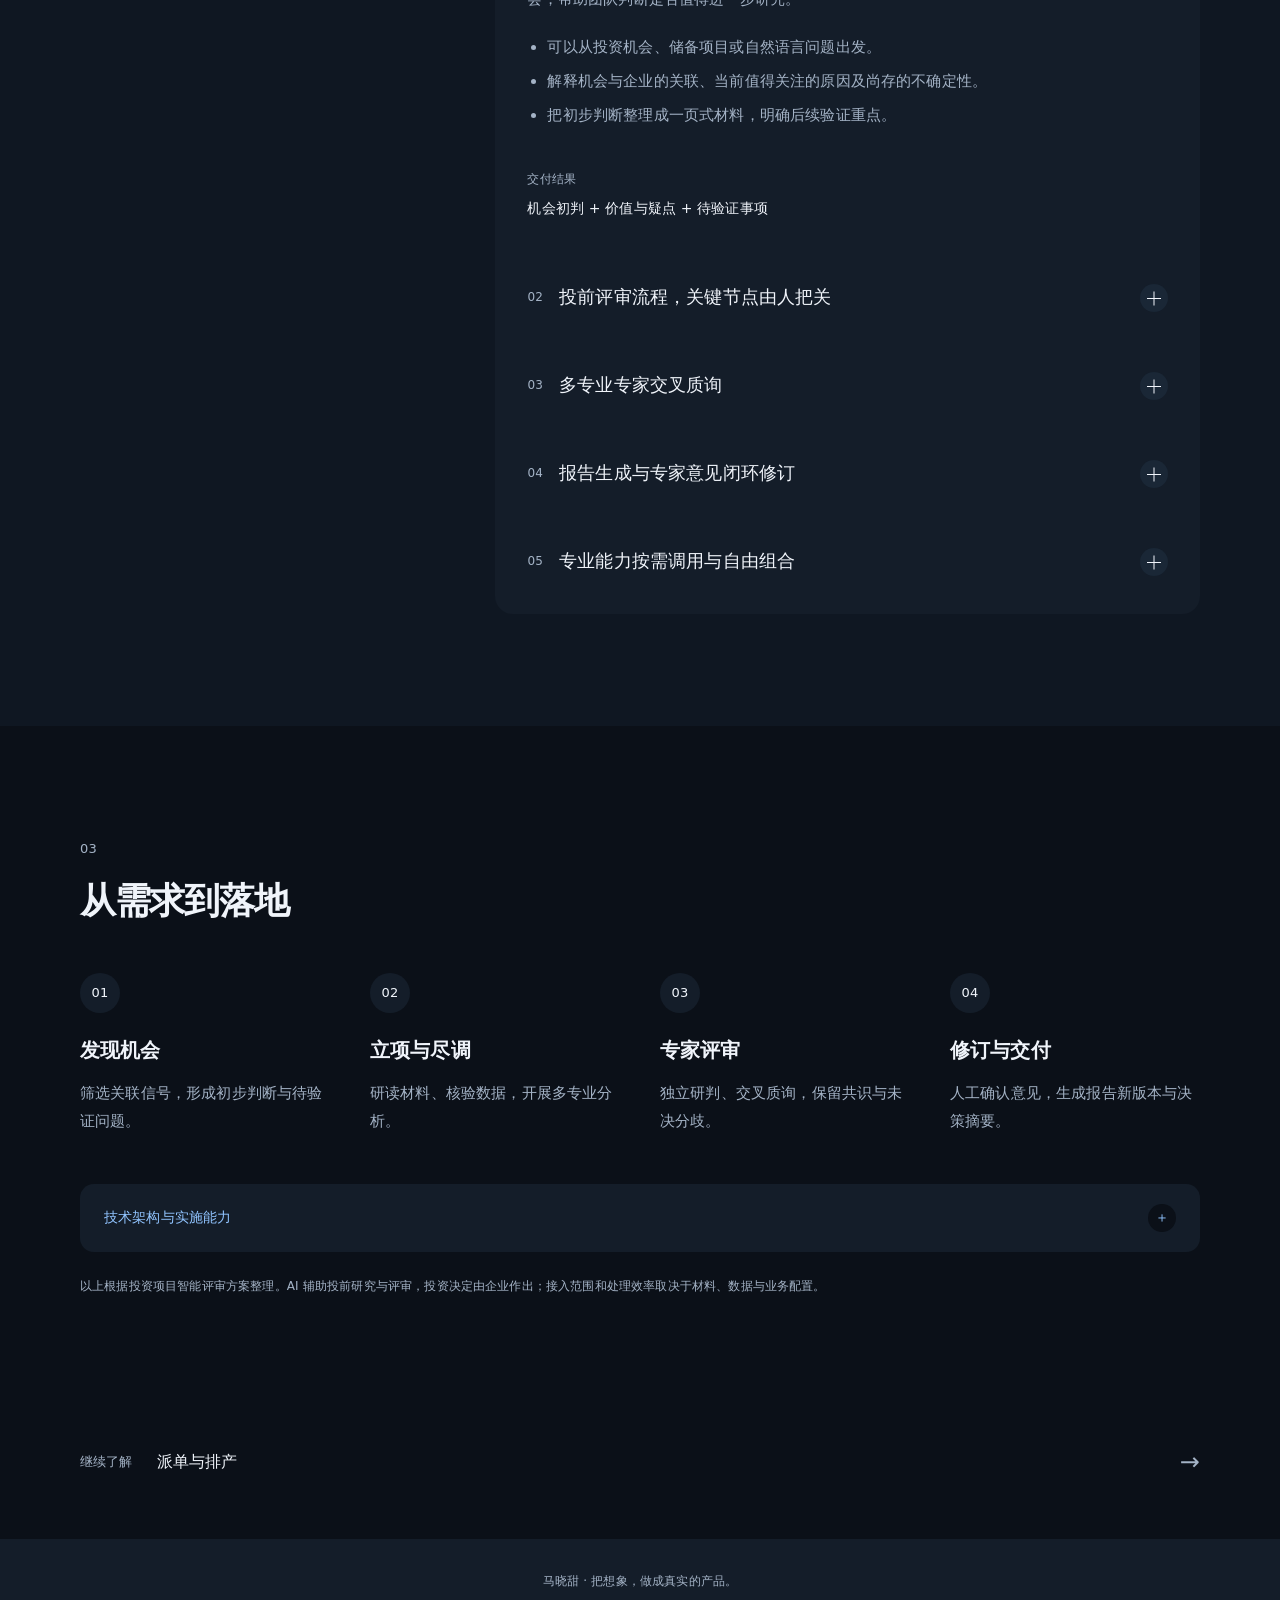
<file: projects/investment.html>
<!doctype html><html lang="zh-CN" data-theme="dark"><head><meta charset="utf-8"><meta name="viewport" content="width=device-width,initial-scale=1"><title>投资平台 · 马晓甜</title><meta name="description" content="为项目组建专属 AI 投资团队，串联机会发现、多专家评审与报告修订，让投前判断有依据、可追溯。"><script src="../assets/theme.js?v=20260929"></script><link rel="stylesheet" href="../assets/enterprise.css"><link rel="stylesheet" href="../assets/solution-layout.css"><link rel="stylesheet" href="../assets/site-design.css?v=20260929"></head>
    <body data-project="investment"><a class="skip-link" href="#overview">跳转到方案正文</a>
    <header class="site-header"><a class="brand" href="../index.html"><svg class="nav-ip" viewBox="1380 70 330 280" role="img" aria-label="小甜的个人 IP 形象"><image href="../assets/ip-character-sheet.png" width="2048" height="1152"/></svg><span>马晓甜<small>产品方案 / Portfolio</small></span></a><a class="back-link" href="../index.html#projects">← 全部方案</a></header>
    <main><section class="hero wrap" aria-labelledby="page-title"><div class="hero-copy"><p class="eyebrow">投资洞察 · 辅助决策</p><h1 id="page-title">投资项目智能评审</h1><p class="hero-summary">为项目组建专属 AI 投资团队，串联机会发现、多专家评审与报告修订，让投前判断有依据、可追溯。</p><div class="hero-actions"><a class="demo-cta hero-demo" href="https://fde-demo.fineres.com:3000/" target="_blank" rel="noopener noreferrer">立即体验 Demo<span aria-hidden="true">↗</span></a><a class="text-link" href="#overview">了解方案 <span aria-hidden="true">↓</span></a></div><p class="demo-hint">在线产品体验 · 新窗口打开</p><div class="proof"><span class="proof-label">商机验证</span><span><strong>5 家</strong>客户汇报已通过</span><span><strong>1 家</strong>已付费开展 POC</span></div></div>
    <aside class="hero-outline" aria-label="方案流程概览"><div class="outline-heading"><span>方案如何运作</span><span aria-hidden="true">↘</span></div><ol><li><span>01</span><div><strong>发现机会</strong><p>筛选关联信号，形成初步判断与待验证问题。</p></div></li><li><span>02</span><div><strong>立项与尽调</strong><p>研读材料、核验数据，开展多专业分析。</p></div></li><li><span>03</span><div><strong>专家评审</strong><p>独立研判、交叉质询，保留共识与未决分歧。</p></div></li><li><span>04</span><div><strong>修订与交付</strong><p>人工确认意见，生成报告新版本与决策摘要。</p></div></li></ol></aside></section>
    <nav class="chapter-nav" aria-label="方案章节"><div class="wrap chapter-inner"><div class="chapter-links"><a href="#overview">业务问题</a><a href="#scenarios">核心场景</a><a href="#implementation">实施方式</a></div><a class="demo-cta nav-demo" href="https://fde-demo.fineres.com:3000/" target="_blank" rel="noopener noreferrer">立即体验 Demo<span aria-hidden="true">↗</span></a></div></nav>
    <div class="design-main"><section class="content-section" id="overview"><div class="section-heading"><span>01</span><h2>解决什么问题</h2></div><div class="section-body"><p class="intro">投资商机不会等待信息补齐。面对分散的材料、多专业意见和反复修改的报告，平台为项目组建专属 AI 投资团队，将信息收集、专业分析、圆桌讨论与报告修订串联起来，把项目价值、重大风险和推进条件交到决策者面前。</p><div class="audience"><h3>适用客户</h3><p>有投资机会洞察和投前评审需求的企业，服务董事长、CEO、投资负责人、评审委员，以及项目团队和财税法务风险人员。</p></div><details class="more-details"><summary>查看不同角色的使用价值<span aria-hidden="true">＋</span></summary><dl><div><dt>决策者 · 看清价值与条件</dt><dd>董事长、CEO、投资负责人和评审委员通过一页摘要掌握项目价值、核心风险、关键证据与未决事项。</dd></div><div><dt>项目团队 · 推进评审交付</dt><dd>围绕统一项目上下文整理材料、核查信息、组织评审与修订报告，减少重复查找和跨文档核对。</dd></div><div><dt>专业人员 · 协同把关</dt><dd>财务、税务、法务与风险人员对照专业分析开展复核，可定向质疑、要求补证并确认意见采纳范围。</dd></div></dl></details></div></section>
    <section class="content-section" id="scenarios"><div class="section-heading"><span>02</span><h2>核心业务场景</h2><p>按需展开，查看方案如何落地。</p></div><div class="section-body case-list"><details class="case-chapter" open><summary><span class="case-index">01</span><h3>高价值机会主动发现</h3><span class="expand-mark" aria-hidden="true"></span></summary><div class="case-content"><p class="case-question">这个机会为什么值得关注，下一步该验证什么？</p><p>从行业事件、企业变化、资本动态和舆情信号中筛选与企业战略、主营业务和产业布局相关的机会，帮助团队判断是否值得进一步研究。</p><ul><li>可以从投资机会、储备项目或自然语言问题出发。</li><li>解释机会与企业的关联、当前值得关注的原因及尚存的不确定性。</li><li>把初步判断整理成一页式材料，明确后续验证重点。</li></ul><p class="case-result"><span>交付结果</span>机会初判 + 价值与疑点 + 待验证事项</p></div></details><details class="case-chapter" ><summary><span class="case-index">02</span><h3>投前评审流程，关键节点由人把关</h3><span class="expand-mark" aria-hidden="true"></span></summary><div class="case-content"><p class="case-question">这个项目已经有部分材料，可以从尽调开始吗？</p><p>围绕项目目标组建 AI 投资团队，依次衔接立项分析、内部评审、尽调、报告生成、专家评审、修订与决策摘要；同时允许按真实需求调整路径。</p><ul><li>支持从指定节点启动、跳过不需要的环节、回补或重新执行节点。</li><li>在同一项目上下文中关联材料、分析假设、专家意见与报告版本。</li><li>材料缺失、数据矛盾、估值越界或重大风险出现时，交由人工判断。</li></ul><p class="case-result"><span>交付结果</span>可控的评审过程 + 关键节点确认 + 完整项目记录</p></div></details><details class="case-chapter" ><summary><span class="case-index">03</span><h3>多专业专家交叉质询</h3><span class="expand-mark" aria-hidden="true"></span></summary><div class="case-content"><p class="case-question">财务判断与法务意见存在分歧，依据分别是什么？</p><p>财务、税务、法务和风险专家 Agent 先独立研判，再由会议监督员组织圆桌讨论，围绕证据、假设和结论开展交叉质询。</p><ul><li>按独立陈述、交叉质疑、回应论证、共识收敛推进讨论。</li><li>记录共识、未解决分歧、重大风险与建议条件，保留不同专业视角。</li><li>用户可定向质疑专家，要求补充证据、量化边界或调整假设后重新分析。</li></ul><p class="case-result"><span>交付结果</span>多专业评审意见 + 共识与分歧清单 + 推进条件</p></div></details><details class="case-chapter" ><summary><span class="case-index">04</span><h3>报告生成与专家意见闭环修订</h3><span class="expand-mark" aria-hidden="true"></span></summary><div class="case-content"><p class="case-question">采纳这些专家意见后，报告具体改了哪里？</p><p>将项目事实、分析结果和专家意见组织成可供审阅、汇报和归档的材料。修改意见关联具体报告版本，由用户确认采纳范围并查看前后差异。</p><ul><li>生成项目立项建议书、尽调报告、可行性研究报告及一页决策摘要。</li><li>关键事实和数据关联来源、时间及原文入口，区分事实、AI 推断与分析假设。</li><li>修订生成新版本，保留原报告、专家意见和修改记录，支持预览、下载与归档。</li><li>提供公文、日报、AI 简约等报告样式，适配正式报审、专题汇报和领导速览。</li></ul><p class="case-result"><span>交付结果</span>正式评审材料 + 修改差异 + 可追溯的报告版本</p></div></details><details class="case-chapter" ><summary><span class="case-index">05</span><h3>专业能力按需调用与自由组合</h3><span class="expand-mark" aria-hidden="true"></span></summary><div class="case-content"><p class="case-question">已有报告，只想做风险核查和专家复核。</p><p>用户可在同一项目会话中单独调用报告生成、专家评审、财务测算或风险查询，并按需要组合多个任务。</p><ul><li>上传已有材料即可生成报告，或直接针对已有报告组织专家讨论。</li><li>围绕关键假设进行情景与敏感性分析，按明确对象查询专业风险。</li><li>后续任务可引用已有产物；存在多个版本时由用户选择，保留各任务状态与结果。</li></ul><p class="case-result"><span>交付结果</span>贴合项目需求的分析路径 + 可复用的阶段成果</p></div></details></div></section>
    <section class="implementation" id="implementation"><div class="section-heading"><span>03</span><h2>从需求到落地</h2></div><ol class="workflow"><li><span>01</span><h3>发现机会</h3><p>筛选关联信号，形成初步判断与待验证问题。</p></li><li><span>02</span><h3>立项与尽调</h3><p>研读材料、核验数据，开展多专业分析。</p></li><li><span>03</span><h3>专家评审</h3><p>独立研判、交叉质询，保留共识与未决分歧。</p></li><li><span>04</span><h3>修订与交付</h3><p>人工确认意见，生成报告新版本与决策摘要。</p></li></ol><details class="more-details architecture-chapter"><summary>技术架构与实施能力<span aria-hidden="true">＋</span></summary><dl><div><dt>分层 AI 投资团队</dt><dd>主研 Agent 统筹目标、数据与报告，会议监督员组织讨论，专家团开展专业判断；通过分层消息路由协作。</dd></div><div><dt>共享演算黑板</dt><dd>按主题组织项目背景、核心指标、评审和报告等信息，设置读写权限，记录操作者、时间与版本。</dd></div><div><dt>工作流与人工审核</dt><dd>管理阶段推进、暂停和回退，检查关键数据完整性，并在审核窗口等待人工确认。</dd></div><div><dt>数据与可复用能力</dt><dd>通过 MCP 按需连接外部数据、企业知识库和内部系统，将分析方法、业务规则与输出格式沉淀为 Skill。</dd></div><div><dt>运行与治理</dt><dd>Dora 承载 Agent 运行，MOSS 提供行业、市场与政策信息检索；结合权限、版本和来源记录支持复核与追溯。</dd></div></dl></details><p class="source-note">以上根据投资项目智能评审方案整理。AI 辅助投前研究与评审，投资决定由企业作出；接入范围和处理效率取决于材料、数据与业务配置。</p></section>
    <a class="next-project" href="scheduling.html"><span>继续了解</span><strong>派单与排产</strong><span aria-hidden="true">→</span></a></div></main>
    <footer class="site-footer">马晓甜 · 把想象，做成真实的产品。</footer><div class="mobile-demo"><span>投资平台</span><a class="demo-cta mobile-demo-link" href="https://fde-demo.fineres.com:3000/" target="_blank" rel="noopener noreferrer">立即体验 Demo<span aria-hidden="true">↗</span></a></div>
    <script src="../assets/enterprise.js"></script></body></html>
</file>
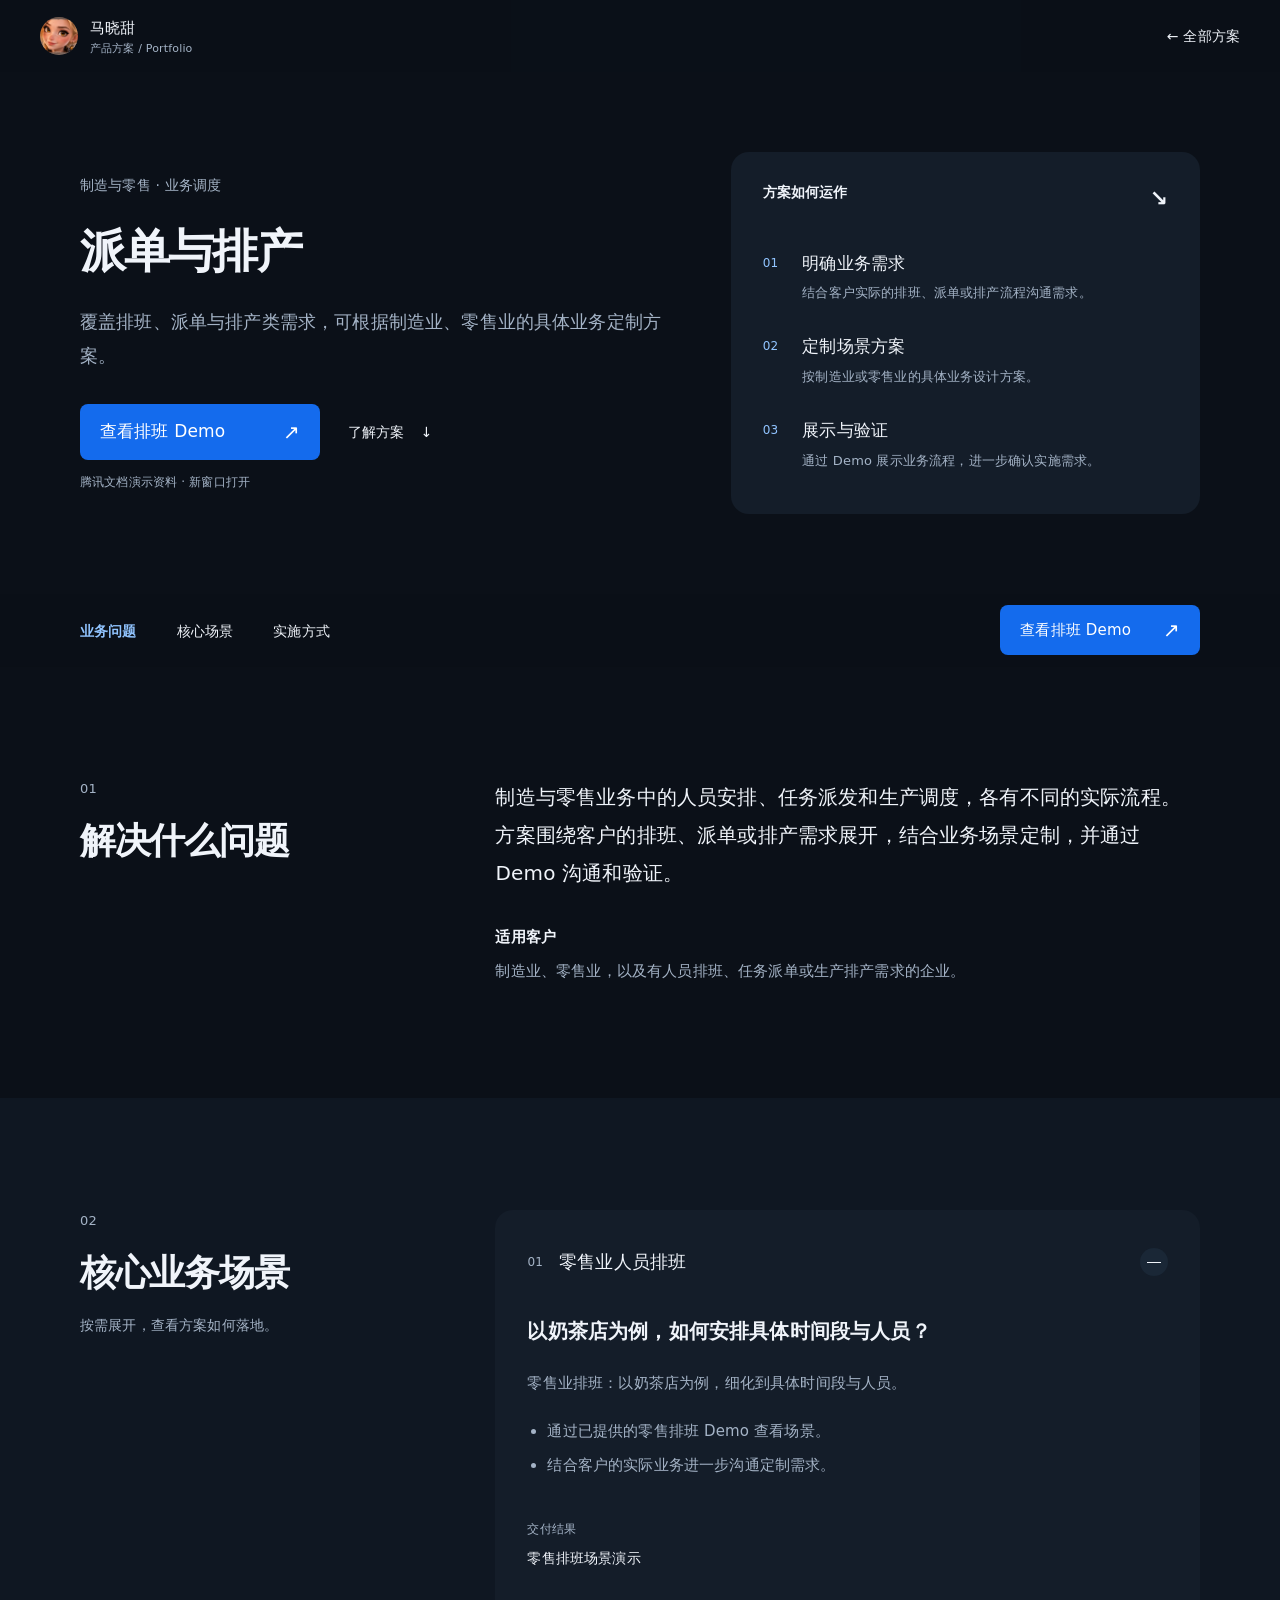
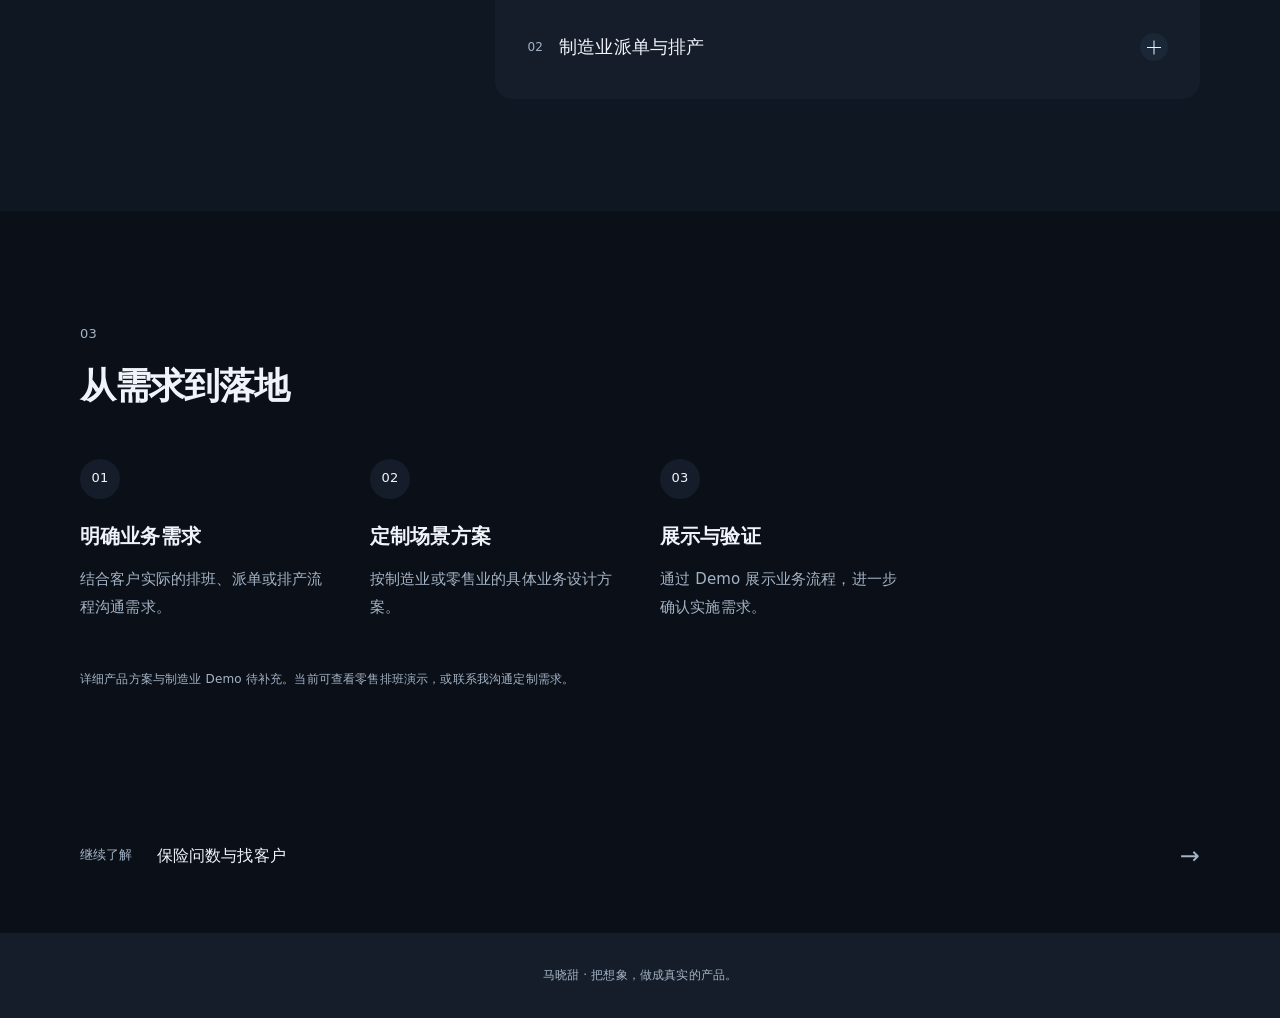
<file: projects/scheduling.html>
<!doctype html><html lang="zh-CN" data-theme="dark"><head><meta charset="utf-8"><meta name="viewport" content="width=device-width,initial-scale=1"><title>派单与排产 · 马晓甜</title><meta name="description" content="覆盖排班、派单与排产类需求，可根据制造业、零售业的具体业务定制方案。"><script src="../assets/theme.js?v=20260929"></script><link rel="stylesheet" href="../assets/enterprise.css"><link rel="stylesheet" href="../assets/solution-layout.css"><link rel="stylesheet" href="../assets/site-design.css?v=20260929"></head>
    <body data-project="scheduling"><a class="skip-link" href="#overview">跳转到方案正文</a>
    <header class="site-header"><a class="brand" href="../index.html"><svg class="nav-ip" viewBox="1380 70 330 280" role="img" aria-label="小甜的个人 IP 形象"><image href="../assets/ip-character-sheet.png" width="2048" height="1152"/></svg><span>马晓甜<small>产品方案 / Portfolio</small></span></a><a class="back-link" href="../index.html#projects">← 全部方案</a></header>
    <main><section class="hero wrap" aria-labelledby="page-title"><div class="hero-copy"><p class="eyebrow">制造与零售 · 业务调度</p><h1 id="page-title">派单与排产</h1><p class="hero-summary">覆盖排班、派单与排产类需求，可根据制造业、零售业的具体业务定制方案。</p><div class="hero-actions"><a class="demo-cta hero-demo" href="https://drive.weixin.qq.com/s?k=AAUAwgeOAAYbiTupuCAacA_gb1AGI" target="_blank" rel="noopener noreferrer">查看排班 Demo<span aria-hidden="true">↗</span></a><a class="text-link" href="#overview">了解方案 <span aria-hidden="true">↓</span></a></div><p class="demo-hint">腾讯文档演示资料 · 新窗口打开</p></div>
    <aside class="hero-outline" aria-label="方案流程概览"><div class="outline-heading"><span>方案如何运作</span><span aria-hidden="true">↘</span></div><ol><li><span>01</span><div><strong>明确业务需求</strong><p>结合客户实际的排班、派单或排产流程沟通需求。</p></div></li><li><span>02</span><div><strong>定制场景方案</strong><p>按制造业或零售业的具体业务设计方案。</p></div></li><li><span>03</span><div><strong>展示与验证</strong><p>通过 Demo 展示业务流程，进一步确认实施需求。</p></div></li></ol></aside></section>
    <nav class="chapter-nav" aria-label="方案章节"><div class="wrap chapter-inner"><div class="chapter-links"><a href="#overview">业务问题</a><a href="#scenarios">核心场景</a><a href="#implementation">实施方式</a></div><a class="demo-cta nav-demo" href="https://drive.weixin.qq.com/s?k=AAUAwgeOAAYbiTupuCAacA_gb1AGI" target="_blank" rel="noopener noreferrer">查看排班 Demo<span aria-hidden="true">↗</span></a></div></nav>
    <div class="design-main"><section class="content-section" id="overview"><div class="section-heading"><span>01</span><h2>解决什么问题</h2></div><div class="section-body"><p class="intro">制造与零售业务中的人员安排、任务派发和生产调度，各有不同的实际流程。方案围绕客户的排班、派单或排产需求展开，结合业务场景定制，并通过 Demo 沟通和验证。</p><div class="audience"><h3>适用客户</h3><p>制造业、零售业，以及有人员排班、任务派单或生产排产需求的企业。</p></div></div></section>
    <section class="content-section" id="scenarios"><div class="section-heading"><span>02</span><h2>核心业务场景</h2><p>按需展开，查看方案如何落地。</p></div><div class="section-body case-list"><details class="case-chapter" open><summary><span class="case-index">01</span><h3>零售业人员排班</h3><span class="expand-mark" aria-hidden="true"></span></summary><div class="case-content"><p class="case-question">以奶茶店为例，如何安排具体时间段与人员？</p><p>零售业排班：以奶茶店为例，细化到具体时间段与人员。</p><ul><li>通过已提供的零售排班 Demo 查看场景。</li><li>结合客户的实际业务进一步沟通定制需求。</li></ul><p class="case-result"><span>交付结果</span>零售排班场景演示</p></div></details><details class="case-chapter" ><summary><span class="case-index">02</span><h3>制造业派单与排产</h3><span class="expand-mark" aria-hidden="true"></span></summary><div class="case-content"><p class="case-question">如何把方案应用到具体制造业务？</p><p>制造业调度：围绕派单、排产等业务需求定制方案。</p><ul><li>围绕实际的派单与排产需求沟通方案。</li><li>制造业 Demo 尚待补充，可联系我了解。</li></ul><p class="case-result"><span>交付结果</span>按业务需求定制的方案</p></div></details></div></section>
    <section class="implementation" id="implementation"><div class="section-heading"><span>03</span><h2>从需求到落地</h2></div><ol class="workflow"><li><span>01</span><h3>明确业务需求</h3><p>结合客户实际的排班、派单或排产流程沟通需求。</p></li><li><span>02</span><h3>定制场景方案</h3><p>按制造业或零售业的具体业务设计方案。</p></li><li><span>03</span><h3>展示与验证</h3><p>通过 Demo 展示业务流程，进一步确认实施需求。</p></li></ol><p class="source-note">详细产品方案与制造业 Demo 待补充。当前可查看零售排班演示，或联系我沟通定制需求。</p></section>
    <a class="next-project" href="insurance.html"><span>继续了解</span><strong>保险问数与找客户</strong><span aria-hidden="true">→</span></a></div></main>
    <footer class="site-footer">马晓甜 · 把想象，做成真实的产品。</footer><div class="mobile-demo"><span>派单与排产</span><a class="demo-cta mobile-demo-link" href="https://drive.weixin.qq.com/s?k=AAUAwgeOAAYbiTupuCAacA_gb1AGI" target="_blank" rel="noopener noreferrer">查看排班 Demo<span aria-hidden="true">↗</span></a></div>
    <script src="../assets/enterprise.js"></script></body></html>
</file>
<file: assets/hero.css>
/* Cinematic portrait direction: warm ink, ivory, brass; 8px spacing rhythm. */
:root { --hero-ink:#100f0d; --hero-text:#fff7e7; --hero-muted:#d2c8b8; --hero-accent:#edc783; --hero-line:rgba(255,247,231,.24); }
body { margin:0; }
html { scroll-padding-top:80px; }
[hidden] { display:none!important; }
:focus-visible { outline:2px solid var(--gold); outline-offset:5px; }
.skip-link { position:fixed; left:16px; top:-80px; padding:12px 20px; z-index:500; background:var(--surface); }
.skip-link:focus { top:16px; }
.sr-only { position:absolute; width:1px; height:1px; overflow:hidden; clip-path:inset(50%); white-space:nowrap; }
.nav-inner { max-width:none; padding-inline:4.5%; height:80px; }
.nav:not(.scrolled) { color:var(--hero-text); background:linear-gradient(rgba(16,15,13,.6),transparent); }
.nav:not(.scrolled) .nav-logo { color:var(--hero-text); border-color:var(--hero-line); }
.nav:not(.scrolled) .nav-links a,.nav:not(.scrolled) .theme-btn,.nav:not(.scrolled) .device-btn,.nav:not(.scrolled) .menu-btn { color:var(--hero-text); }
.nav-links a { min-height:44px; display:flex; align-items:center; }
.nav-logo { letter-spacing:.18em; padding:5px 12px; }
.theme-btn,.device-btn,.menu-btn { min-height:44px; min-width:44px; }
.hero { min-height:780px; height:100svh; max-height:1200px; padding:0; align-items:flex-end; isolation:isolate; background:var(--hero-ink); color:var(--hero-text);  }
.hero-media,.hero-shade { position:absolute; inset:0; z-index:-2; pointer-events:none; }
.hero-media { overflow:hidden; }
.hero-media img,.hero-media video,.hero-media canvas { position:absolute; width:100%; height:100%; object-fit:contain; object-position:center; }
.hero-media video { opacity:0; transition:opacity .25s; }
.hero[data-media="ready"] video { opacity:1; }
.hero-shade { z-index:-1; background:linear-gradient(90deg,rgba(10,10,9,.86) 0%,rgba(10,10,9,.65) 24%,rgba(10,10,9,.05) 62%),linear-gradient(0deg,rgba(10,10,9,.94),rgba(10,10,9,.05) 39%,transparent 70%,rgba(10,10,9,.28)); }
.hero-topline { position:absolute; top:114px; left:4.5%; right:4.5%; display:flex; justify-content:space-between; font:11px var(--fm); letter-spacing:.15em; color:var(--hero-muted); }
.hero-content.container { width:100%; max-width:none; margin:0; padding:0 4.5% 175px; pointer-events:none; }
.hero-content a { pointer-events:auto; }
.hero-eyebrow { display:flex; align-items:center; gap:10px; font:11px var(--fm); letter-spacing:.18em; color:var(--hero-accent); margin-bottom:22px; }
.hero-eyebrow>span { width:24px; height:1px; background:currentColor; }
.hero-name { display:block; font-size:clamp(48px,6.2vw,88px); font-weight:600; line-height:1.18; letter-spacing:.035em; color:var(--hero-text); background:none; -webkit-text-fill-color:currentColor; margin:0 0 26px; }
.hero-roman { display:block; font:12px var(--fm); letter-spacing:.32em; color:var(--hero-muted); margin-top:13px; }
.hero-statement { font-size:clamp(23px,2.4vw,34px); line-height:1.5; font-weight:500; letter-spacing:.035em; margin-bottom:18px; }
.hero-tagline { color:var(--hero-muted); font-size:14px; line-height:1.9; margin-bottom:30px; max-width:350px; }
.hero-cta { gap:12px; }
.hero-cta .btn { min-height:48px; padding:12px 20px; font-size:13px; border-radius:4px; font-weight:500; gap:28px; }
.hero-cta .btn-gold { background:var(--hero-accent); color:var(--hero-ink); }
.hero-cta .btn-ghost { border-color:var(--hero-line); color:var(--hero-text); background:rgba(16,15,13,.25); }
.hero-cta .btn-ghost:hover { background:rgba(255,247,231,.12); border-color:var(--hero-text); }
.hero :focus-visible { outline-color:var(--hero-accent); }
.hero-bottom { position:absolute; bottom:32px; left:4.5%; right:4.5%; display:flex; align-items:center; justify-content:space-between; gap:24px; padding-top:24px; }
.hero-scroll { display:flex; align-items:center; gap:16px; min-height:48px; font-size:12px; color:var(--hero-muted); }
.hero-scroll:hover { color:var(--hero-text); }
.small-en { display:block; font:9px var(--fm); letter-spacing:.12em; margin-top:6px; }
.cat-agent { bottom:22px; right:22px; transform:scale(.82); transform-origin:bottom right; }
.hero-visible .cat-agent { opacity:0; visibility:hidden; pointer-events:none; }
@media(min-width:1600px) { .hero-content.container { padding-bottom:185px; } }
@media(max-width:767px) {
  .nav-inner { height:68px; padding-inline:24px; }
  .nav-links { top:calc(68px + env(safe-area-inset-top,0px)); }
  .nav:not(.scrolled) .nav-links.open { background:var(--hero-ink); }
  .hero { min-height:760px; max-height:none; }
  .hero-topline { top:93px; left:24px; right:24px; font-size:9px; }
  .hero-media img,.hero-media video,.hero-media canvas { object-position:center; height:auto; top:90px; }
  .hero-shade { background:linear-gradient(0deg,#100f0d 12%,rgba(16,15,13,.97) 29%,rgba(16,15,13,.15) 43%,rgba(16,15,13,0) 66%,rgba(16,15,13,.15)); }
  .hero-content.container { padding:0 24px 160px; }
  .hero-eyebrow { font-size:10px; margin-bottom:12px; }
  .hero-name { font-size:48px; margin-bottom:16px; }
  .hero-roman { font-size:10px; margin-top:8px; }
  .hero-statement { font-size:23px; margin-bottom:12px; }
  .hero-statement br { display:none; }
  .hero-tagline { font-size:12px; margin-bottom:20px; }
  .hero-cta { flex-direction:row; gap:10px; }
  .hero-cta .btn { width:auto; padding:10px 15px; font-size:12px; gap:16px; }
  .hero-bottom { left:24px; right:24px; bottom:24px; padding-top:16px; gap:12px; }
  .hero-scroll { gap:10px; font-size:11px; }
  .small-en { font-size:8px; letter-spacing:0; }
  .cat-agent { bottom:12px; right:10px; transform:scale(.65); }
}
@media(max-height:600px) and (min-width:768px) { .hero { min-height:740px; } }
html.mobile-sim .hero { min-height:820px; padding:0; }
html.mobile-sim .hero-content.container { padding:0 24px 170px; }
html.mobile-sim .hero-name { font-size:46px; }
html.mobile-sim .hero-media img,html.mobile-sim .hero-media video { height:auto; top:100px; object-position:center; }
html.mobile-sim .hero-shade { background:linear-gradient(0deg,#100f0d 10%,rgba(16,15,13,.97) 29%,rgba(16,15,13,.6) 46%,transparent 70%); }
html.mobile-sim .hero-topline { left:24px; right:24px; font-size:9px; }
html.mobile-sim .hero-statement { font-size:23px; }
html.mobile-sim .hero-statement br { display:none; }
html.mobile-sim .hero-cta { flex-direction:row; }
html.mobile-sim .hero-cta .btn { width:auto; padding:10px 12px; gap:12px; }
html.mobile-sim .hero-bottom { left:24px; right:24px; gap:10px; }
@media(prefers-reduced-motion:reduce) { html { scroll-behavior:auto; } *,*::before,*::after { animation:none!important; transition:none!important; } }
</file>
<file: assets/projects.css>
/* Warm editorial system; restrained identity, 8px spacing, 300ms selection. */
:root { --folio-paper:#f6f3ed; --folio-ink:#25241f; --folio-brass:#b18a50; --folio-muted:#766e62; --folio-stroke:#ddd6ca; }
.nav-logo { display:flex; align-items:center; gap:10px; padding:0; border:none; min-height:44px; }
.nav-ip { display:block; width:36px; height:36px; border-radius:50%; overflow:hidden; border:1px solid rgba(177,138,80,.45); flex:none; }
.brand-word { display:flex; flex-direction:column; font:12px var(--fd); color:inherit; letter-spacing:.03em; }
.brand-word small { font:8px var(--fm); letter-spacing:.12em; margin-top:3px; opacity:.75; }
.ip-note { display:flex; align-items:center; gap:16px; margin:24px 0 0; padding:16px 0; border-top:1px solid var(--border); color:var(--text); }
.ip-note svg { width:80px; height:80px; flex:none; border-radius:10px; }
.ip-note p { font-size:14px; line-height:1.8; }
.ip-note small { display:block; color:var(--gold); font:10px var(--fm); letter-spacing:.12em; margin-bottom:4px; }
.cat-agent { width:64px; height:64px; transform:none; border-radius:50%; border:2px solid var(--hero-accent); background:#7d6657; box-shadow:0 4px 18px #0002; bottom:24px; right:24px; }
.cat-agent .persona-face { width:100%; height:100%; display:block; border-radius:50%; overflow:hidden; }
.cat-bubble { bottom:76px; }
.chat-avatar { overflow:hidden; padding:0; background:#7d6657; }
.chat-avatar svg { width:100%; height:100%; }
.contact-ip { width:88px; height:108px; display:block; margin:0 auto 24px; border-radius:10px; }
.folio-heading { display:flex; justify-content:space-between; align-items:flex-end; gap:24px; margin-bottom:32px; }
.folio-heading .section-title { margin:0; font-weight:600; }
.project-caption { margin:24px 0 0; font-size:14px; line-height:1.8; color:var(--text); text-align:left; }
.project-accordion { display:flex; gap:14px; height:520px; }
.project-card { position:relative; isolation:isolate; flex:1 1 0; min-width:0; overflow:hidden; border-radius:12px; background:#282722; color:#faf5e9; transition:flex-grow .3s ease; }
.project-card.is-active { flex-grow:2.35; }
.project-card::after { content:''; position:absolute; inset:0; z-index:-1; background:linear-gradient(0deg,rgba(14,15,13,.97) 0%,rgba(14,15,13,.7) 30%,transparent 68%); pointer-events:none; }
.project-card[data-project="investment"] { background:radial-gradient(ellipse at 45% 20%,#786344,#28251e 75%); }
.project-card[data-project="presales"] { background:radial-gradient(ellipse at 50% 20%,#5b746c,#202c28 75%); }
.project-card[data-project="scheduling"] { background:radial-gradient(ellipse at 50% 20%,#777467,#2b302b 75%); }
.project-card[data-project="insurance"] { background:radial-gradient(ellipse at 50% 20%,#716b5e,#2b2c28 75%); }
.project-card[data-project="customer-service"] { background:radial-gradient(ellipse at 50% 20%,#5b746c,#202c28 75%); }
.solution-service-note { display:grid; grid-template-columns:auto 1fr auto; gap:24px; align-items:center; margin-top:30px; padding:24px 0; border-top:1px solid var(--border); color:var(--text); font-size:12px; }
.solution-service-note>span { color:var(--gold); font-size:11px; }.solution-service-note a { padding:10px 0; min-height:44px; white-space:nowrap; }
@media(max-width:900px) { .solution-service-note { grid-template-columns:1fr; gap:12px; } }
.project-cover { position:absolute; width:560px; height:374px; max-width:none; left:50%; top:38px; transform:translateX(-50%); z-index:-2; opacity:.8; transition:opacity .3s; pointer-events:none; }
.is-active .project-cover { opacity:1; }
.project-kicker { position:absolute; top:24px; left:24px; right:24px; display:flex; justify-content:space-between; align-items:center; font:10px var(--fm); color:#f0e2ca; letter-spacing:.1em; }
.project-kicker .project-year { opacity:.65; font-size:9px; }
.project-select { position:absolute; inset:0; z-index:1; border:none; padding:0; background:transparent; cursor:pointer; color:inherit; }
.project-select:focus-visible { outline:2px solid #edc783; outline-offset:-5px; border-radius:12px; }
.project-body { position:absolute; bottom:30px; left:26px; right:26px; pointer-events:none; }
.project-category { font:10px var(--fm); color:#d1b788; letter-spacing:.07em; margin-bottom:12px; }
.project-title { color:#fff6e6; font-size:22px; font-weight:500; line-height:1.45; margin:0; overflow-wrap:normal; }
.project-summary { opacity:0; max-height:0; overflow:hidden; margin:0; font-size:13px; line-height:1.85; color:#ded8cb; transition:opacity .2s,max-height .3s,margin .3s; }
.is-active .project-summary { opacity:1; max-height:90px; margin-top:16px; }
.project-open { display:flex; align-items:center; justify-content:space-between; position:relative; z-index:2; pointer-events:auto; margin-top:24px; border-top:1px solid #ffffff38; min-height:44px; padding-top:10px; font-size:12px; color:#f8e5be; }
.project-open span:last-child { font-size:21px; transition:transform .2s; }
.project-open:hover span:last-child { transform:translate(3px,-3px); }
.project-open:focus-visible { outline-color:#edc783; }
.project-footer { display:flex; justify-content:space-between; gap:24px; padding-top:20px; color:var(--text); font-size:12px; }
.project-footer .folio-counter { font:10px var(--fm); letter-spacing:.1em; color:var(--gold); }
.project-card:not(.is-active) .project-open .open-label { font-size:0; }
.project-card:not(.is-active) .project-open .open-label::after { content:'查看方案'; font-size:12px; }
.project-card:not(.is-active) .project-year { display:none; }
@media(max-width:767px) {
 .nav-ip { width:32px; height:32px; }
 .brand-word { font-size:11px; }
 .folio-heading { display:block; margin-bottom:24px; }
 .folio-intro { margin-top:14px; font-size:12px; max-width:none; }
 .project-accordion { height:auto; flex-direction:column; gap:12px; }
 .project-card,.project-card.is-active { flex:none; height:124px; transition:height .3s; }
 .project-card.is-active { height:420px; }
 .project-kicker { top:18px; left:20px; right:20px; }
 .project-card:not(.is-active) .project-kicker { display:none; }
 .project-body { left:20px; right:20px; bottom:14px; }
 .project-title { font-size:20px; }
 .project-category { font-size:9px; margin-bottom:6px; }
 .project-card:not(.is-active) .project-body { bottom:18px; padding-right:46px; }
 .project-card:not(.is-active) .project-open { position:absolute; bottom:0; right:0; border:0; margin:0; width:44px; justify-content:center; }
 .project-card:not(.is-active) .project-open .open-label { display:none; }
 .project-card:not(.is-active) .project-cover { top:-115px; opacity:.3; }
  .project-card.is-active .project-open { margin-right:44px; }
 .project-cover { width:460px; height:307px; top:28px; }
 .project-summary { font-size:12px; }
 .project-footer { font-size:11px; }
 .project-footer span:last-child { max-width:180px; text-align:right; }
 .cat-agent { width:48px; height:48px; right:14px; bottom:16px; transform:none; }
 .ip-note svg { width:64px; height:64px; }
}
html.mobile-sim .project-accordion { height:auto; flex-direction:column; }
html.mobile-sim .project-card { flex:none; height:124px; }
html.mobile-sim .project-card.is-active { height:430px; }
html.mobile-sim .folio-heading { display:block; }
html.mobile-sim .folio-intro { margin-top:16px; }
html.mobile-sim .project-body { left:20px; right:20px; bottom:16px; }
html.mobile-sim .project-card:not(.is-active) .project-kicker { display:none; }
html.mobile-sim .project-card:not(.is-active) .project-open { position:absolute; right:0; bottom:0; margin:0; border:0; width:44px; }
html.mobile-sim .project-card:not(.is-active) .open-label { display:none; }
html.mobile-sim .project-card:not(.is-active) .project-cover { top:-130px; }
html.mobile-sim .project-card:not(.is-active) .project-body { padding-right:48px; }
@media(prefers-reduced-motion:reduce) { .project-card,.project-summary,.project-cover { transition:none; } }
</file>
<file: assets/about.css>
/* About: open editorial composition, original scene, soft image edges.
   Existing ivory/ink/brass tokens; 8px spacing, no frames or added animation. */
#about { scroll-margin-top:80px; padding-block:104px 88px; overflow:hidden; }
#about .container { max-width:1280px; padding-inline:48px; }
.about-story { display:grid; grid-template-columns:minmax(0, 0.9fr) minmax(0, 1.5fr); align-items:center; gap:40px; }
.about-copy { position:relative; z-index:1; }
#about .section-label { margin-bottom:24px; color:var(--text); font-size:12px; letter-spacing:.12em; }
#about h2 { font-family:var(--fb); font-size:clamp(28px,2.5vw,38px); font-weight:600; line-height:1.5; letter-spacing:-.04em; text-wrap:initial; }
.about-description { margin-top:28px; max-width:27em; font-size:16px; line-height:1.95; color:var(--text); }
.about-description p + p { margin-top:16px; }
.about-education { margin-top:28px; font-size:13px; line-height:1.9; color:var(--text); }
.about-education p { display:flex; align-items:baseline; flex-wrap:wrap; gap:4px 12px; }
.about-education strong { color:var(--text-strong); font-weight:600; }
.about-scene { margin:0 -48px 0 -8px; }
.about-scene img { display:block; width:100%; height:auto; border:0; border-radius:0; box-shadow:none;
  -webkit-mask-image:linear-gradient(to right,transparent,#000 8%,#000 94%,transparent),linear-gradient(to bottom,transparent,#000 9%,#000 86%,transparent);
  -webkit-mask-composite:source-in;
  mask-image:linear-gradient(to right,transparent,#000 8%,#000 94%,transparent),linear-gradient(to bottom,transparent,#000 9%,#000 86%,transparent);
  mask-composite:intersect;
}
.about-results { display:grid; grid-template-columns:repeat(5,minmax(0,1fr)); gap:24px; margin:64px 0 0; padding:0; }
.about-results > div { display:flex; flex-direction:column; align-items:flex-start; gap:12px; }
.about-results dd { order:-1; margin:0; color:var(--gold); font:600 clamp(32px,3vw,44px)/1.2 var(--fd); font-variant-numeric:tabular-nums; letter-spacing:-.04em; }
.about-results dd span { font-size:.58em; margin-left:3px; letter-spacing:0; }
.about-results dt { color:var(--text); font-size:14px; line-height:1.6; }
@media(min-width:761px) and (max-width:1050px) {
  #about .container { padding-inline:32px; }
  .about-story { grid-template-columns:1fr 1.2fr; gap:24px; }
  .about-scene { margin-right:-32px; }
  #about h2 { font-size:28px; }
}
@media(max-width:760px) {
  #about { padding-block:64px; }
  #about .container { padding-inline:24px; }
  .about-story { grid-template-columns:1fr; gap:28px; }
  #about .section-label { margin-bottom:20px; }
  #about h2 { font-size:clamp(25px,6.7vw,34px); }
  .about-description { margin-top:24px; max-width:34em; }
  .about-education { margin-top:24px; }
  .about-scene { margin:0 -24px; }
  .about-results { grid-template-columns:repeat(3,minmax(0,1fr)); gap:28px 12px; margin-top:32px; }
  .about-results dd { font-size:32px; }
  .about-results dt { font-size:12px; }
}
html.mobile-sim #about { padding-block:64px; }
html.mobile-sim #about .container { padding-inline:24px; }
html.mobile-sim .about-story { grid-template-columns:1fr; gap:28px; }
html.mobile-sim #about h2 { font-size:28px; }
html.mobile-sim .about-scene { margin:0 -24px; }
html.mobile-sim .about-results { grid-template-columns:repeat(3,minmax(0,1fr)); gap:28px 12px; margin-top:32px; }
html.mobile-sim .about-results dd { font-size:32px; }
html.mobile-sim .about-results dt { font-size:12px; }
</file>
<file: assets/site-design.css>
/* Shared graphite system: cool-white type, blue actions, warm IP accents.
   8px spacing; 16px cards; quiet surfaces; no decorative motion. */
:root[data-theme="dark"] {
  color-scheme:dark;
  --ground:#0b1018; --bg:#0b1018; --surface:#141d29; --surface-alt:#1a2736;
  --border:#2a394b; --line:#2a394b; --text:#b9c6d6; --text-strong:#f0f4fa; --text-muted:#92a3b8;
  --ink:#f0f4fa; --muted:#a4b3c6; --gold:#d8b883; --gold-rgb:216,184,131; --gold-dim:rgba(216,184,131,.1);
  --blue:#91c4ff; --blue-rgb:145,196,255; --blue-dim:rgba(145,196,255,.1);
  --action:#146bed; --hover:#0957cb; --nav-bg:rgba(11,16,24,.94); --shadow:rgba(0,0,0,.16);
  --folio-paper:#141d29; --folio-ink:#f0f4fa; --folio-brass:#d8b883; --folio-muted:#a4b3c6; --folio-stroke:#2a394b;
}
body { font-family:system-ui,-apple-system,'Segoe UI','Microsoft YaHei',sans-serif; }
.section:not(.hero)>.container { max-width:1280px; padding-inline:48px; }
.section:not(.hero) { scroll-margin-top:0; }
.section-title { font-family:var(--fb); font-size:clamp(28px,3vw,40px); font-weight:600; letter-spacing:-.025em; }
.section-label { font-size:12px; letter-spacing:.12em; }
:root[data-theme="dark"] #experience,:root[data-theme="dark"] #skills { background:#0f1722; }
:root[data-theme="dark"] .nav-logo { color:var(--text-strong); }
:root[data-theme="dark"] .nav.scrolled { border-bottom-color:#ffffff0d; }
:root[data-theme="dark"] .site-header,:root[data-theme="dark"] .chapter-nav { background:rgba(11,16,24,.97); }
:root[data-theme="dark"] .design-main>#scenarios { background:#0f1722; }
:root[data-theme="dark"] .case-list { background:var(--surface); }
:root[data-theme="dark"] .expand-mark { background:var(--surface-alt); }
:root[data-theme="dark"] .chapter-links a[aria-current],:root[data-theme="dark"] .chapter-links a:hover,:root[data-theme="dark"] .more-details summary,:root[data-theme="dark"] .hero-outline li>span { color:var(--blue); }
:root[data-theme="dark"] .project-card { background:#141d29; border:1px solid #2a394b; }
:root[data-theme="dark"] .project-card::after { background:linear-gradient(0deg,#0b121d 0%,#0b121dee 29%,#0b121d44 76%,transparent); }
:root[data-theme="dark"] .project-title { color:var(--text-strong); }
:root[data-theme="dark"] .project-summary { color:#c4cfdd; }
:root[data-theme="dark"] .project-category,:root[data-theme="dark"] .project-open { color:var(--blue); }
.sk-group { border-radius:16px; }
#experience { min-height:calc(100svh - 80px); padding-block:64px; display:flex; align-items:center; }
#experience>.container { width:100%; }
#experience .section-title { margin-bottom:32px; }
.experience-grid { display:grid; grid-template-columns:repeat(2,minmax(0,1fr)); gap:24px; }
.experience-entry { min-width:0; display:grid; --career-accent:var(--blue); }
.experience-entry:nth-child(2) { --career-accent:var(--gold); }
#experience .exp-item { margin:0; padding:28px 32px 32px; border-radius:16px; background:var(--surface); border:1px solid var(--border); position:relative; overflow:hidden; }
#experience .exp-item::before { content:''; position:absolute; top:0; left:32px; width:48px; height:2px; background:var(--career-accent); }
.career-meta { display:flex; align-items:center; justify-content:space-between; gap:16px; color:var(--text-muted); font:12px/1.6 var(--fm); }
.career-step { color:var(--career-accent); letter-spacing:.08em; }
.career-title { margin:20px 0 6px; font-family:var(--fb); font-size:26px; font-weight:600; line-height:1.4; }
.career-company { margin:0; color:var(--text-muted); font-size:14px; }
.career-company span { color:var(--career-accent); margin-left:12px; }
.career-points { list-style:none; padding:0; margin:28px 0 0; display:grid; gap:20px; }
.career-points li { display:grid; grid-template-columns:76px minmax(0,1fr); align-items:baseline; gap:16px; font-size:14px; line-height:1.8; }
.career-points strong { color:var(--text-strong); font-weight:500; }
.career-points p { margin:0; color:var(--text); }
.career-points em { font-style:normal; color:var(--text-strong); white-space:nowrap; }
@media(min-width:1101px) { .career-points li { min-height:52px; } }
/* A supplied video can sit beside its card without changing the content model. */
.experience-entry:has(.experience-media:not([hidden])) { grid-template-columns:minmax(0,1fr) minmax(140px,.55fr); gap:16px; }
.experience-media { margin:0; min-width:0; align-self:stretch; }
.experience-media video { display:block; width:100%; height:100%; object-fit:cover; border-radius:16px; }
@media(min-width:901px) and (max-height:800px) {
  #experience { padding-block:40px; }
  #experience .exp-item { padding:24px 28px; }
  .career-title { margin-top:16px; font-size:24px; }
  .career-points { gap:14px; margin-top:22px; }
}
@media(max-width:1100px) {
  .career-points li { grid-template-columns:1fr; gap:3px; }
  .career-points { gap:16px; }
}
@media(max-width:900px) {
  #experience { min-height:calc(100svh - 70px); padding-block:64px; }
  .experience-grid { grid-template-columns:1fr; gap:20px; }
  .career-points li { grid-template-columns:76px minmax(0,1fr); gap:16px; }
}
@media(max-width:760px) {
  .section:not(.hero)>.container { padding-inline:24px; }
  #experience .exp-item { padding:24px; }
  .career-meta { font-size:11px; gap:8px; }
  .career-title { font-size:25px; }
  .career-points li { grid-template-columns:1fr; gap:4px; font-size:15px; }
  .career-points { gap:20px; }
  .experience-entry:has(.experience-media:not([hidden])) { grid-template-columns:1fr; }
}
html.mobile-sim .section:not(.hero)>.container { padding-inline:24px; }
html.mobile-sim .experience-grid { grid-template-columns:1fr; }
html.mobile-sim #experience { padding-block:64px; }
html.mobile-sim #experience .exp-item { padding:24px; }
html.mobile-sim .career-meta { font-size:11px; }
html.mobile-sim .career-points li { grid-template-columns:1fr; gap:4px; font-size:15px; }
html.mobile-sim .experience-entry:has(.experience-media:not([hidden])) { grid-template-columns:1fr; }
</file>
<file: assets/character-sections.css>
/* Work video above the testing card; two aligned cards stay within one desktop screen. */
#experience { overflow:clip; padding-block:28px; }
#experience .section-title { margin-bottom:16px; }
.experience-entry[data-career="testing"] { --career-accent:var(--gold); }
.experience-entry[data-career="fde"] { --career-accent:var(--blue); }
.experience-grid { --work-media-height:clamp(144px,20svh,210px); }
.experience-entry { grid-template-rows:var(--work-media-height) 1fr; }
.experience-entry .exp-item { grid-row:2; }
.work-scene { grid-row:1; position:relative; margin:0; height:var(--work-media-height); min-width:0; }
.work-scene video { display:block; width:auto; max-width:100%; height:100%; aspect-ratio:16/9; object-fit:contain; margin:0 auto;
  -webkit-mask-image:radial-gradient(ellipse 60% 60% at 50% 50%,#000 50%,rgba(0,0,0,.92) 68%,transparent 100%);
  mask-image:radial-gradient(ellipse 60% 60% at 50% 50%,#000 50%,rgba(0,0,0,.92) 68%,transparent 100%);
}
@media(max-width:900px) {
  #experience { padding-block:48px; }
  .experience-grid { --work-media-height:180px; }
  .experience-entry:not(.has-work-video) { grid-template-rows:1fr; }
  .experience-entry:not(.has-work-video) .exp-item { grid-row:1; }
}
html.mobile-sim .experience-grid { --work-media-height:180px; }
html.mobile-sim .experience-entry:not(.has-work-video) { grid-template-rows:1fr; }
html.mobile-sim .experience-entry:not(.has-work-video) .exp-item { grid-row:1; }
/* Contact: a full-height character and restrained gold/blue contact halos. */
#contact { padding:24px 0 0; min-height:calc(100svh - 150px); display:flex; align-items:flex-end; overflow:hidden; }
#contact>.contact-stage { display:grid; grid-template-columns:minmax(0,.85fr) minmax(0,1.65fr); align-items:center; gap:48px; width:100%; max-width:1440px; }
.contact-character { margin:0; align-self:end; position:relative; }
.contact-character img { display:block; width:calc(100% + 96px); margin-left:-48px; max-width:none; height:min(78svh,820px); object-fit:contain; object-position:center bottom; }
.contact-message { padding-block:64px; }
#contact h2 { font-family:var(--fb); font-size:clamp(30px,3.4vw,48px); font-weight:600; letter-spacing:-.035em; line-height:1.4; margin-bottom:28px; }
.contact-message>p { font-size:17px; line-height:1.95; color:var(--text); max-width:48em; }
.contact-actions { display:flex; align-items:center; flex-wrap:wrap; gap:14px; margin-top:36px; }
.contact-pill { --halo:145,196,255; position:relative; isolation:isolate; display:inline-flex; align-items:center; justify-content:center; gap:10px; min-height:52px; margin:0; padding:12px 18px; border:1px solid var(--border); border-radius:10px; background:var(--surface); color:var(--text); font:14px/1.5 var(--fb); text-decoration:none; }
button.contact-pill,a.contact-pill { cursor:pointer; transition:border-color .25s,color .25s; }
.contact-pill svg { width:20px; height:20px; fill:none; stroke:currentColor; stroke-width:1.6; stroke-linecap:round; stroke-linejoin:round; flex:none; }
.contact-email { --halo:216,184,131; border-color:rgba(var(--halo),.6); }
.contact-email::before,.contact-wechat::before { content:''; position:absolute; inset:-2px; z-index:-1; border-radius:inherit; box-shadow:0 0 22px 4px rgba(var(--halo),.2),0 0 50px 4px rgba(var(--halo),.06); opacity:.45; pointer-events:none; }
.contact-email::after,.contact-wechat::after { content:''; position:absolute; inset:0; border-radius:inherit; box-shadow:inset 0 0 18px rgba(var(--halo),.08); pointer-events:none; }
.contact-pill:is(a,button):hover,.contact-pill:focus-visible { border-color:rgb(var(--halo)); color:var(--text-strong); }
.contact-pill:is(a,button):hover::before,.contact-pill:focus-visible::before { opacity:1; }
.contact-pill:active { transform:translateY(1px); }
.contact-location { background:transparent; }
.contact-message .contact-feedback { min-height:26px; margin:12px 0 0; font-size:13px; color:var(--gold); }
@media(prefers-reduced-motion:no-preference) {
  .contact-finale.is-visible .contact-email::before,.contact-finale.is-visible .contact-wechat::before { animation:contact-halo 4s ease-in-out infinite alternate; }
  .contact-finale.is-visible .contact-wechat::before { animation-delay:-2s; }
  .contact-finale .contact-pill:is(:hover,:focus-visible)::before { animation-play-state:paused; opacity:1; }
}
@keyframes contact-halo { from { opacity:.35; } to { opacity:.9; } }
@media(max-width:1100px) {
  #contact>.contact-stage { gap:24px; grid-template-columns:.85fr 1.5fr; }
  .contact-pill { font-size:13px; padding:12px 14px; }
}
@media(max-width:900px) {
  #contact>.contact-stage { grid-template-columns:1fr; gap:0; }
  .contact-character { grid-row:2; }
  .contact-character img { height:440px; width:100%; margin-left:0; }
  .contact-message { padding:24px 0 16px; }
}
@media(max-width:540px) {
  .contact-actions { align-items:stretch; gap:14px; margin-top:28px; }
  .contact-email,.contact-wechat { width:100%; justify-content:flex-start; padding-inline:20px; }
  .contact-message>p { font-size:16px; }
  #contact h2 { font-size:30px; }
  .contact-character img { height:380px; }
}
html.mobile-sim #contact>.contact-stage { grid-template-columns:1fr; }
html.mobile-sim .contact-character { grid-row:2; }
html.mobile-sim .contact-character img { height:380px; }
html.mobile-sim .contact-email,html.mobile-sim .contact-wechat { width:100%; justify-content:flex-start; }

@media(min-width:901px) and (max-height:800px) {
  #experience { padding-block:20px; }
  .experience-grid { --work-media-height:clamp(96px,calc(100svh - 632px),140px); }
  .career-points li { min-height:44px; }
  .career-points { gap:12px; }
}
</file>
<file: assets/enterprise.css>
/* Enterprise layout: one blue action, flat surfaces, consistent 8px spacing. */
:root{color-scheme:light;--bg:#fff;--surface:#f5f6f8;--ink:#20242b;--muted:#59616e;--line:#dfe3e8;--action:#0f62fe;--hover:#0043ce;--header:72px;--chapter:76px;font-family:'Segoe UI','Microsoft YaHei',sans-serif;font-size:16px}
*{box-sizing:border-box}html{scroll-behavior:smooth;scroll-padding-top:calc(var(--header) + var(--chapter) + 24px)}body{margin:0;background:var(--bg);color:var(--ink);line-height:1.75;letter-spacing:.01em}a{color:inherit;text-decoration:none}h1,h2,h3,p{margin:0}a,summary{-webkit-tap-highlight-color:transparent}a:focus-visible,summary:focus-visible{outline:3px solid var(--action);outline-offset:4px}.wrap{width:min(1248px,calc(100% - 96px));margin-inline:auto}.site-header{height:var(--header);position:sticky;top:0;z-index:30;background:var(--bg);border-bottom:1px solid var(--line);padding:0 40px;display:flex;justify-content:space-between;align-items:center}.brand{display:flex;align-items:center;gap:12px;min-height:48px;font-size:15px}.nav-ip{width:38px;height:38px;border-radius:50%;overflow:hidden}.brand small{display:block;font-size:11px;color:var(--muted);line-height:1.4}.back-link{font-size:14px;padding:12px 0}.back-link:hover,.text-link:hover{color:var(--action)}.skip-link{position:fixed;top:-100px;left:20px;z-index:50;background:var(--bg);padding:12px}.skip-link:focus{top:12px}
.hero{display:grid;grid-template-columns:1.25fr 1fr;gap:96px;align-items:center;padding-block:64px 56px}.eyebrow{font-size:14px;color:var(--muted);margin-bottom:24px}h1{font-weight:400;font-size:clamp(36px,3.7vw,52px);letter-spacing:-.04em;line-height:1.3;text-wrap:balance}.hero-summary{font-size:18px;line-height:1.85;color:var(--muted);max-width:590px;margin-top:24px}.hero-actions{display:flex;gap:28px;align-items:center;margin-top:32px}.demo-cta{display:inline-flex;align-items:center;justify-content:space-between;gap:32px;min-height:48px;min-width:190px;padding:12px 20px;background:var(--action);color:white;font-size:15px;transition:background .18s;white-space:nowrap}.demo-cta:hover{background:var(--hover)}.demo-cta:active{background:#002d9c}.hero-demo{min-height:56px;min-width:240px;font-size:17px}.demo-cta>span{font-size:20px;line-height:1}.text-link{display:inline-flex;gap:16px;align-items:center;min-height:48px;font-size:14px}.demo-hint{font-size:12px;color:var(--muted);margin-top:12px}.proof{display:flex;flex-wrap:wrap;gap:12px 28px;margin-top:32px;font-size:12px;color:var(--muted)}.proof span{display:flex;gap:10px;align-items:baseline}.proof strong{font-weight:500;color:var(--ink);font-size:20px}.proof .proof-label{width:100%;font-size:12px;margin-bottom:-10px}
.hero-outline{background:var(--surface);padding:24px 32px;border-top:2px solid var(--ink)}.outline-heading{display:flex;justify-content:space-between;font-size:14px;margin-bottom:16px}.outline-heading>span:last-child{font-size:22px}.hero-outline ol{list-style:none;margin:0;padding:0}.hero-outline li{display:flex;gap:24px;border-top:1px solid var(--line);padding:16px 0}.hero-outline li>span{font-size:12px;color:var(--muted);padding-top:4px}.hero-outline strong{font-size:17px;font-weight:500}.hero-outline li p{font-size:13px;color:var(--muted);margin-top:4px;line-height:1.7}
.chapter-nav{position:sticky;top:var(--header);z-index:20;background:var(--bg);border-block:1px solid var(--line)}.chapter-inner{display:flex;align-items:center;justify-content:space-between;min-height:var(--chapter);gap:24px}.chapter-links{display:flex;align-self:stretch;gap:40px}.chapter-links a{display:flex;align-items:center;font-size:14px;border-bottom:3px solid transparent;padding-top:3px}.chapter-links a:hover,.chapter-links a[aria-current]{color:var(--action);border-bottom-color:var(--action)}
.content-section{display:grid;grid-template-columns:1fr 2.4fr;gap:80px;padding-block:64px;border-bottom:1px solid var(--line)}.section-heading>span{display:block;color:var(--muted);font-size:12px;margin-bottom:12px}.section-heading h2{font-size:28px;font-weight:400;line-height:1.5;letter-spacing:-.02em}.section-heading>p{font-size:13px;color:var(--muted);margin-top:16px}.intro{font-size:18px;line-height:1.95}.audience{margin-top:32px}.audience h3{font-size:14px;font-weight:600;margin-bottom:8px}.audience p{font-size:15px;color:var(--muted)}.more-details{margin-top:24px;border-block:1px solid var(--line)}summary{cursor:pointer;list-style:none}summary::-webkit-details-marker{display:none}.more-details summary{display:flex;align-items:center;justify-content:space-between;gap:24px;min-height:56px;padding-block:12px;font-size:14px}.more-details summary:hover{color:var(--action)}.more-details[open] summary>span{transform:rotate(45deg)}dl{margin:0 0 24px}dl>div{display:grid;grid-template-columns:200px 1fr;gap:24px;padding-block:16px;border-top:1px solid var(--line)}dt{font-size:14px}dd{margin:0;font-size:14px;color:var(--muted)}
.case-chapter{border-top:1px solid var(--line)}.case-chapter:last-child{border-bottom:1px solid var(--line)}.case-chapter summary{display:flex;align-items:center;gap:20px;min-height:76px;padding:16px 0}.case-index{font-size:12px;color:var(--muted)}.case-chapter h3{font-size:19px;font-weight:400;line-height:1.6}.case-chapter summary:hover h3{color:var(--action)}.expand-mark{margin-left:auto;width:24px;height:24px;flex:none;position:relative}.expand-mark:before,.expand-mark:after{content:'';width:14px;height:1px;position:absolute;top:12px;left:5px;background:currentColor}.expand-mark:after{transform:rotate(90deg)}[open]>.expand-mark:after,.case-chapter[open] .expand-mark:after{transform:none}.case-content{padding:0 0 28px 36px;font-size:15px;color:var(--muted)}.case-question{color:var(--ink);font-size:17px;margin-bottom:16px}.case-content ul{padding-left:20px;margin:20px 0}.case-content li{margin-bottom:8px}.case-result{font-size:14px;color:var(--ink);padding:16px 20px;background:var(--surface)}.case-result span{display:block;font-size:12px;color:var(--muted);margin-bottom:4px}
.implementation{padding-block:64px}.workflow{list-style:none;display:grid;grid-template-columns:repeat(4,1fr);gap:32px;margin:32px 0 40px;padding:0}.workflow li{border-top:1px solid var(--line);padding-top:20px}.workflow li>span{font-size:12px;color:var(--muted)}.workflow h3{font-size:19px;font-weight:400;margin:12px 0}.workflow p{font-size:14px;color:var(--muted)}.source-note{font-size:12px;color:var(--muted);margin-top:20px;max-width:880px}.closing{padding:40px;background:var(--surface);display:flex;align-items:center;justify-content:space-between;gap:32px}.closing h2{font-size:26px;font-weight:400}.closing p{font-size:14px;color:var(--muted);margin-top:8px}.closing-actions{display:flex;align-items:center;gap:24px}.next-project{display:flex;align-items:center;gap:24px;padding:40px 0}.next-project>span{font-size:13px;color:var(--muted)}.next-project strong{font-weight:400}.next-project>span:last-child{margin-left:auto;font-size:24px}.next-project:hover{color:var(--action)}.site-footer{border-top:1px solid var(--line);padding:24px;text-align:center;font-size:12px;color:var(--muted)}.mobile-demo{display:none}.demo-disabled{color:var(--muted);padding:12px 20px;background:var(--surface)}
@media(max-width:1050px){.hero{gap:40px}.wrap{width:calc(100% - 64px)}.content-section{gap:40px}.closing{align-items:flex-start;flex-direction:column}.closing-actions{flex-wrap:wrap}}
@media(max-width:700px){:root{--header:64px;--chapter:56px}.wrap{width:calc(100% - 40px)}.site-header{padding:0 20px}.hero{grid-template-columns:1fr;gap:32px;padding-block:36px 32px}h1{font-size:34px}.eyebrow{margin-bottom:16px;font-size:12px}.hero-summary{font-size:16px;margin-top:20px}.hero-actions{gap:20px;margin-top:24px}.hero-demo{min-width:0;width:210px;font-size:16px}.hero-outline{padding:20px 24px}.hero-outline li{gap:20px;padding-block:12px}.proof{margin-top:24px}.chapter-links{width:100%;gap:0;justify-content:space-between}.chapter-links a{min-height:56px}.nav-demo{display:none}.content-section{grid-template-columns:1fr;gap:24px;padding-block:40px}.section-heading h2{font-size:25px}.section-heading>p{margin-top:8px}.intro{font-size:16px}.case-chapter h3{font-size:17px}.case-chapter summary{gap:12px}.case-content{padding-left:0}.case-question{font-size:16px}dl>div{grid-template-columns:1fr;gap:8px}.implementation{padding-block:40px}.workflow{grid-template-columns:repeat(2,1fr);gap:24px}.workflow h3{font-size:17px}.closing{padding:24px}.closing h2{font-size:23px}.closing-actions{gap:12px}.closing .demo-cta{min-width:180px}.site-footer{padding-bottom:112px}.mobile-demo{display:flex;position:fixed;z-index:40;bottom:0;left:0;right:0;padding:12px 20px calc(12px + env(safe-area-inset-bottom));background:var(--bg);border-top:1px solid var(--line);align-items:center;justify-content:space-between;gap:12px}.mobile-demo>span{font-size:12px;max-width:110px;line-height:1.5}.mobile-demo .demo-cta{min-width:180px;font-size:14px;gap:20px}html{scroll-padding-bottom:100px}}
@media(prefers-color-scheme:dark){:root:not([data-theme="light"]){color-scheme:dark;--bg:#16191e;--surface:#20252c;--ink:#f3f5f7;--muted:#b2bbc6;--line:#3b434f;--action:#0f62fe;--hover:#0043ce}}
:root[data-theme="dark"]{color-scheme:dark;--bg:#16191e;--surface:#20252c;--ink:#f3f5f7;--muted:#b2bbc6;--line:#3b434f}
@media(prefers-reduced-motion:reduce){html{scroll-behavior:auto}.demo-cta{transition:none}}
</file>
<file: assets/solution-layout.css>
/* Approved shared solution layout: alternating surfaces and generous spacing. */
:root{--surface:#f5f5f7;--ink:#1d1d1f;--muted:#626269;--action:#0066cc;--hover:#0055aa;font-family:system-ui,-apple-system,'Segoe UI','Microsoft YaHei',sans-serif}
.wrap{width:min(1120px,calc(100% - 96px))}
.site-header{border:0}.chapter-nav{border:0;box-shadow:0 1px 0 #0000000c}.chapter-links a{border:0}.chapter-links a[aria-current]{font-weight:600}.chapter-inner{min-height:72px}
.hero{gap:64px;padding-block:80px}.hero h1{font-size:46px;font-weight:600;letter-spacing:-.04em}.hero-summary{font-size:18px}.demo-cta{border-radius:8px;background:var(--action)}.hero-outline{border:0;border-radius:18px;padding:28px 32px}.hero-outline li{border:0;padding:14px 0}.hero-outline li>span{color:var(--action)}.outline-heading{font-weight:600}
.design-main>.content-section,.design-main>.implementation{border:0;margin:0;padding-block:112px}
.design-main>#overview{width:min(1120px,calc(100% - 96px));margin-inline:auto;grid-template-columns:1fr 2.1fr;gap:80px}
.section-heading>span{font-size:13px;color:var(--muted);margin-bottom:16px}.section-heading h2{font-size:36px;font-weight:600;line-height:1.35;letter-spacing:-.035em}.section-heading>p{font-size:14px;line-height:1.8;max-width:220px}
.intro{font-size:20px;line-height:1.9}.audience{margin-top:32px}.audience h3{font-size:15px}.audience p{font-size:15px;line-height:1.85}.more-details{border:0;margin-top:24px}.more-details summary{min-height:52px;color:var(--action);font-size:14px;padding:12px 0}.more-details summary>span{display:flex;align-items:center;justify-content:center;width:28px;height:28px;border-radius:50%;background:var(--surface);flex:none}.more-details dl>div{border:0;padding-block:16px}.more-details dl{margin-bottom:0}
.design-main>#scenarios{width:100%;background:var(--surface);padding-inline:max(48px,calc((100% - 1120px)/2));grid-template-columns:1fr 2.1fr;gap:80px;align-items:start}
.case-list{background:var(--bg);border-radius:18px;padding:8px 32px}.case-chapter,.case-chapter:last-child{border:0}.case-chapter summary{min-height:88px;gap:16px}.case-chapter h3{font-size:18px;font-weight:500}.case-chapter .case-index{color:var(--muted)}.expand-mark{background:var(--surface);border-radius:50%;width:28px;height:28px}.expand-mark:before,.expand-mark:after{left:7px;top:14px}.case-content{padding:0 0 32px 0;font-size:15px}.case-question{font-size:20px;font-weight:600;color:var(--ink);margin:8px 0 20px}.case-content p:not(.case-question){line-height:1.9}.case-result{background:transparent;border:0;border-radius:0;padding:16px 0 0;margin-top:24px}.case-result span{font-size:12px;color:var(--muted)}.case-chapter:not([open]) summary:hover{color:var(--action)}
.design-main>.implementation{width:min(1120px,calc(100% - 96px));margin-inline:auto}.workflow{margin:48px 0;gap:40px}.workflow li{border:0;padding:0}.workflow li>span{display:flex;align-items:center;justify-content:center;width:40px;height:40px;border-radius:50%;background:var(--surface);font-size:13px;color:var(--ink)}.workflow h3{font-weight:600;font-size:20px;margin:20px 0 12px}.workflow p{font-size:15px;line-height:1.85}.architecture-chapter{background:var(--surface);border-radius:14px;padding:8px 24px;margin-top:48px}.architecture-chapter summary>span{background:var(--bg)}.source-note{margin-top:24px;font-size:12px;line-height:1.8;max-width:920px}.next-project{width:min(1120px,calc(100% - 96px));margin:auto;padding:32px 0 56px}.site-footer{border:0;background:var(--surface);padding-block:32px}
@media(max-width:1050px){.design-main>#overview,.design-main>#scenarios{gap:40px;grid-template-columns:1fr 2fr}.section-heading h2{font-size:30px}.case-list{padding-inline:24px}.hero{gap:40px}}
@media(max-width:700px){.wrap,.design-main>#overview,.design-main>.implementation,.next-project{width:calc(100% - 40px)}.hero{padding-block:40px;gap:32px}.hero h1{font-size:32px}.hero-summary{font-size:16px}.hero-outline{padding:24px}.chapter-inner{min-height:56px}.design-main>.content-section,.design-main>.implementation{padding-block:64px}.design-main>#overview,.design-main>#scenarios{grid-template-columns:1fr;gap:28px}.design-main>#scenarios{padding-inline:20px}.section-heading h2{font-size:30px}.section-heading>p{max-width:none;margin-top:12px}.section-heading>span{margin-bottom:12px}.intro{font-size:17px;line-height:1.95}.case-list{padding:4px 20px;border-radius:16px}.case-chapter summary{min-height:88px;gap:10px}.case-chapter h3{font-size:16px}.case-index{font-size:11px}.case-question{font-size:18px}.case-content{font-size:14px}.workflow{gap:32px 24px;margin-block:32px}.workflow h3{font-size:18px}.workflow p{font-size:14px}.architecture-chapter{padding:8px 20px;margin-top:32px}.next-project{padding:16px 0 40px}.site-footer{padding-bottom:116px}.mobile-demo{box-shadow:0 -1px 0 #0000000c;border:0}}
@media(prefers-color-scheme:dark){:root:not([data-theme="light"]){--surface:#242426;--ink:#f5f5f7;--muted:#b5b5bc;--action:#0877df;--hover:#0066cc}}
:root[data-theme="dark"]{--surface:#242426;--ink:#f5f5f7;--muted:#b5b5bc;--action:#0877df;--hover:#0066cc}
</file>
